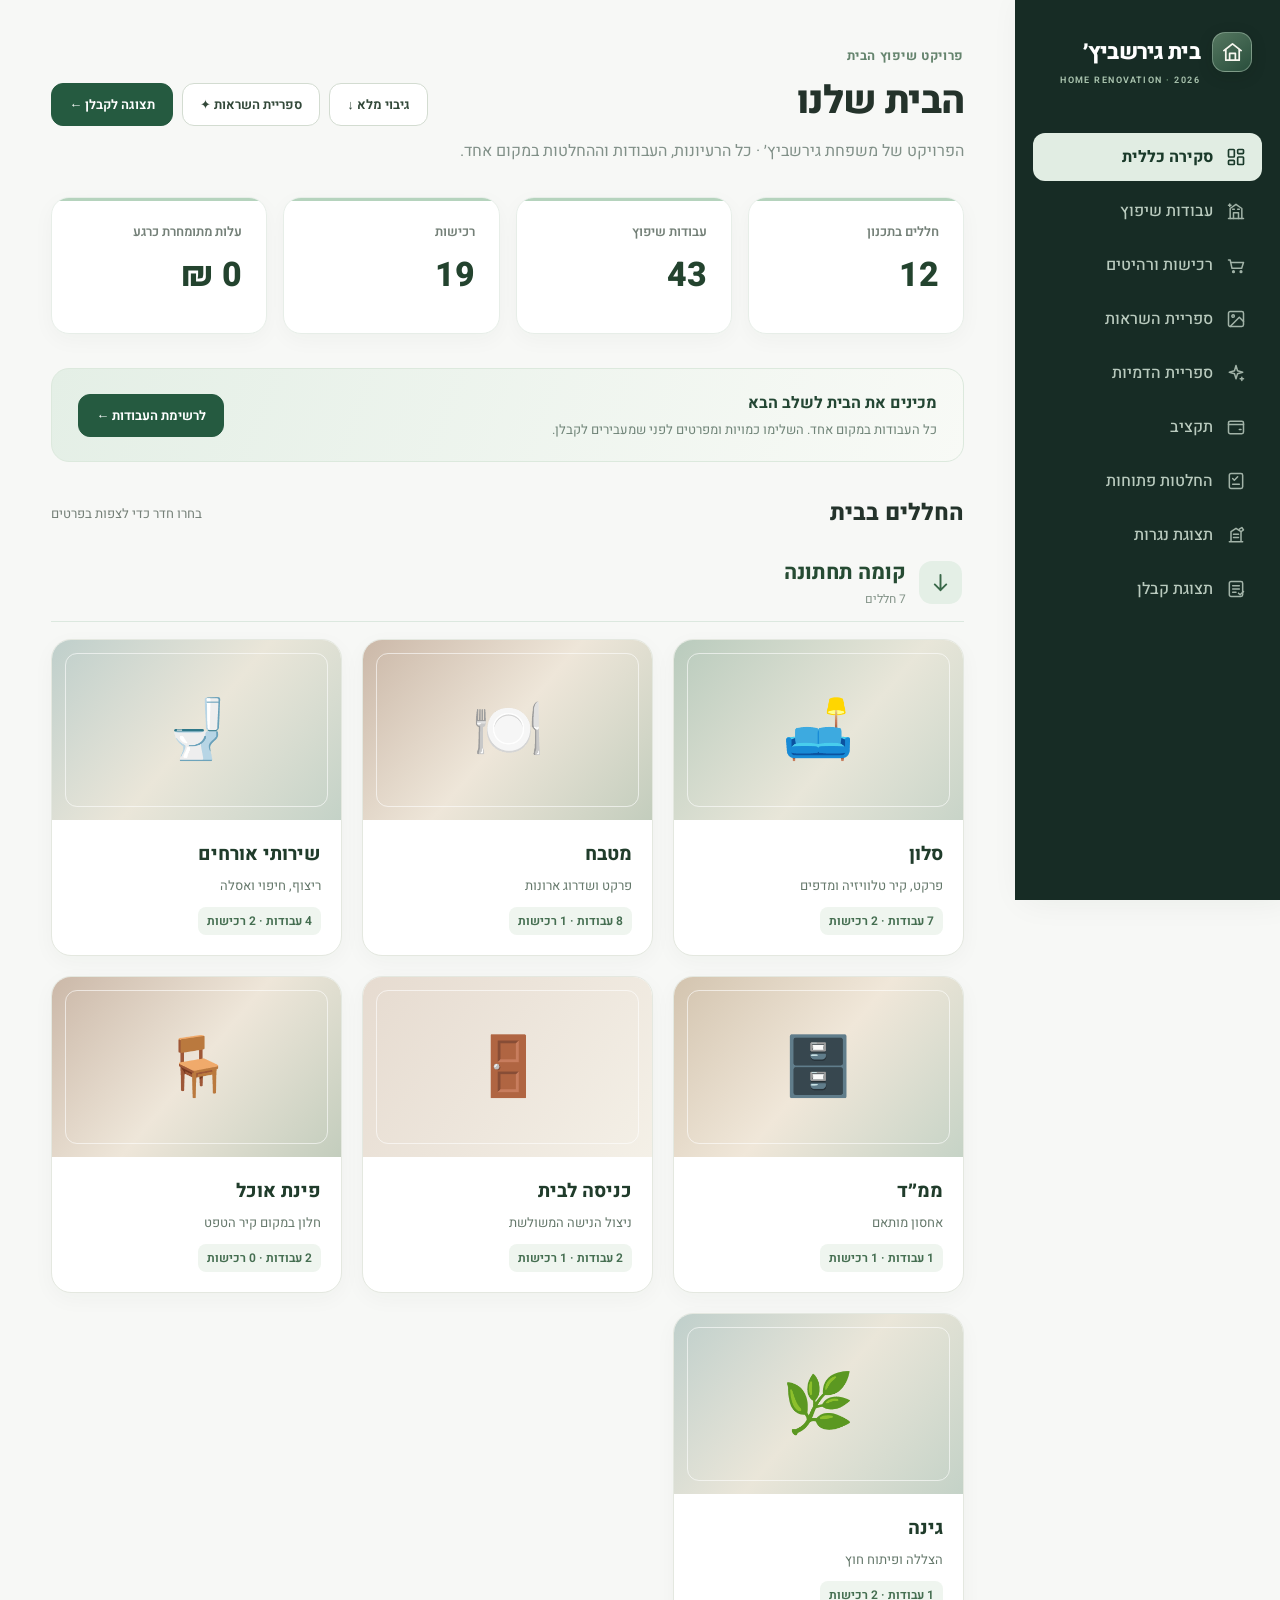
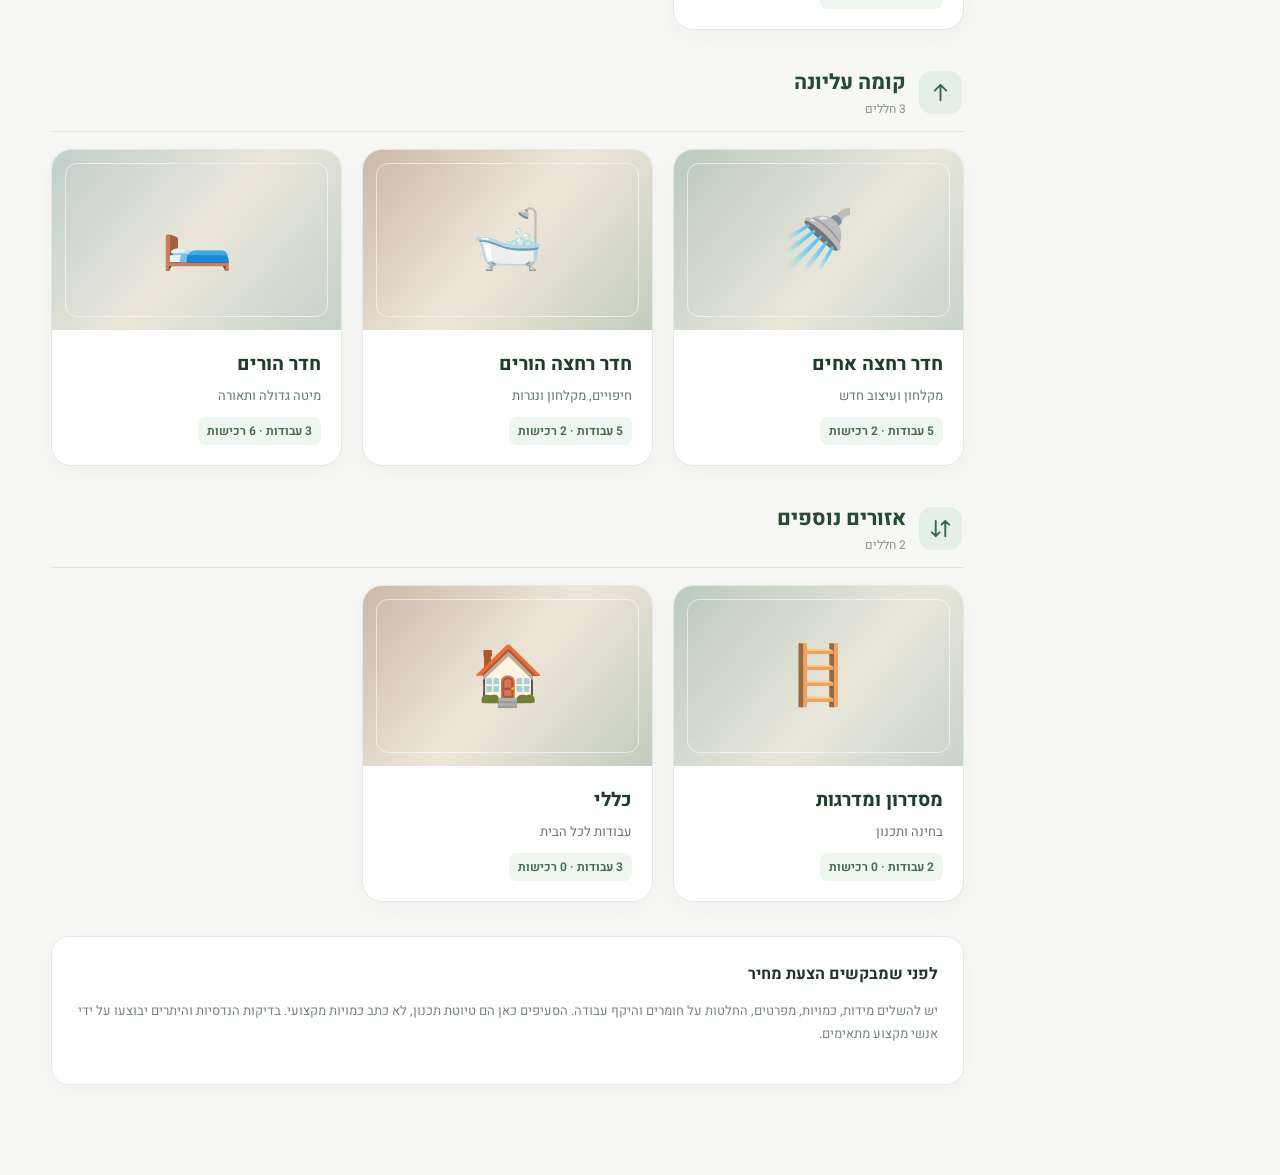
<file: index - ron.html>
<!doctype html><html lang="he" dir="rtl"><head><meta charset="utf-8"><meta name="viewport" content="width=device-width,initial-scale=1"><title>בית גירשביץ׳ | פרויקט השיפוץ</title><link rel="preconnect" href="https://fonts.googleapis.com"><link rel="preconnect" href="https://fonts.gstatic.com" crossorigin><link href="https://fonts.googleapis.com/css2?family=Heebo:wght@300;400;500;600;700;800&display=swap" rel="stylesheet"><style>
:root{font-family:Arial,'Helvetica Neue',sans-serif;color:#26332e;background:#f5f4ef}*{box-sizing:border-box}body{margin:0}button,input,select,textarea{font:inherit}button{cursor:pointer}.shell{display:flex;min-height:100vh}.side{width:245px;background:#e9ede5;padding:30px 18px;position:sticky;top:0;height:100vh;border-left:1px solid #d9dfd5}.brand{font-size:25px;font-weight:750;margin-bottom:8px}.sub{color:#758078;font-size:13px}.nav{margin-top:40px;display:grid;gap:8px}.nav button{border:0;background:transparent;text-align:right;padding:14px 16px;border-radius:12px;color:#4b5950}.nav button.active{background:#fff;color:#233e2f;font-weight:700}.main{flex:1;min-width:0;padding:36px 5vw 80px}.top{display:flex;align-items:center;justify-content:space-between;gap:16px}.eyebrow{color:#738275;font-size:13px}.h1{font-size:34px;font-weight:750;margin:8px 0 10px}.lead{color:#738075;margin:0}.actions{display:flex;gap:9px;flex-wrap:wrap}.btn{border:1px solid #d3dcd1;background:white;padding:11px 17px;border-radius:11px;color:#33493a}.btn.primary{background:#2c4a39;color:white;border-color:#2c4a39}.stats{display:grid;grid-template-columns:repeat(4,1fr);gap:15px;margin:30px 0}.stat{background:#fff;border:1px solid #e5e9e2;border-radius:16px;padding:20px}.stat .num{font-size:30px;font-weight:750;margin:9px 0}.stat .lbl{color:#748078;font-size:13px}.section-title{display:flex;justify-content:space-between;align-items:center;margin:34px 0 16px}.section-title h2{font-size:21px;margin:0}.rooms{display:grid;grid-template-columns:repeat(3,minmax(0,1fr));gap:17px}.room{background:#fff;border:1px solid #e4e8e0;border-radius:17px;overflow:hidden;text-align:right;padding:0;transition:transform .2s,box-shadow .2s}.room:hover{transform:translateY(-3px);box-shadow:0 12px 24px #203a2812}.art{height:145px;display:flex;align-items:center;justify-content:center;font-size:52px;background:linear-gradient(125deg,#d8dfd1,#f2e9db)}.room:nth-child(3n+2) .art{background:linear-gradient(125deg,#e6dbd0,#f4f0e7)}.room:nth-child(3n+3) .art{background:linear-gradient(125deg,#d5dcd8,#e6e7db)}.room-body{padding:17px}.room-name{font-weight:700;font-size:18px}.room-meta{font-size:13px;color:#819086;margin-top:8px}.pill{display:inline-block;background:#edf1e9;border-radius:20px;padding:5px 9px;font-size:12px;color:#56705c;margin-top:12px}.panel{background:#fff;border:1px solid #e5e9e2;border-radius:16px;padding:20px;margin-top:18px}.filters{display:flex;gap:10px;flex-wrap:wrap;margin:22px 0}.filters input,.filters select{background:white;border:1px solid #d7ded6;border-radius:10px;padding:11px 12px;min-width:150px}.filters input{flex:1}.tablewrap{overflow:auto;background:white;border:1px solid #e5e9e2;border-radius:15px}table{width:100%;border-collapse:collapse;min-width:850px}th,td{padding:14px 13px;text-align:right;border-bottom:1px solid #eef0ed;font-size:13px;vertical-align:top}th{color:#667569;background:#f8faf7;font-size:12px}td .mini{font-size:11px;color:#839087;margin-top:5px}tr:last-child td{border:0}.tag{border-radius:8px;background:#f0f3ec;color:#516b57;padding:5px 8px;display:inline-block;white-space:nowrap}.tag.wait{background:#fff4df;color:#9b6c24}.tag.approved{background:#e2f2e7;color:#2b7449}.linkbtn{border:0;background:transparent;color:#315f46;text-decoration:underline;padding:2px}.empty{padding:25px;color:#829087}.detail-header{display:flex;align-items:center;gap:14px}.back{border:0;background:#e7ede5;border-radius:10px;padding:9px 14px}.detail-art{height:220px;border-radius:16px;background:linear-gradient(120deg,#d7dfd3,#f2e5d5);display:flex;align-items:center;justify-content:center;font-size:80px;margin:20px 0}.note{background:#f6f8f4;border-right:3px solid #a6b9a4;padding:14px;margin:12px 0;border-radius:6px;line-height:1.8}.modalshade{position:fixed;inset:0;background:#13231c80;display:flex;align-items:center;justify-content:center;padding:18px;z-index:10}.modal{width:min(610px,100%);max-height:90vh;overflow:auto;background:white;border-radius:18px;padding:25px}.formgrid{display:grid;grid-template-columns:1fr 1fr;gap:12px}.field{display:grid;gap:7px;margin:12px 0;font-size:13px}.field input,.field select,.field textarea{padding:11px;border:1px solid #d6ded5;border-radius:9px;width:100%;background:#fff}.field.wide{grid-column:1/-1}.modal-actions{display:flex;justify-content:flex-end;gap:9px;margin-top:20px}.hint{color:#77867a;font-size:13px;line-height:1.8}.hidden{display:none!important}@media(max-width:900px){.side{width:75px;padding:24px 8px}.brand{font-size:16px}.side .sub,.nav .word{display:none}.nav button{text-align:center;padding:14px 6px}.main{padding:24px}.rooms{grid-template-columns:repeat(2,1fr)}.stats{grid-template-columns:repeat(2,1fr)}}@media(max-width:560px){.shell{display:block}.side{height:auto;width:100%;position:static;padding:14px}.brand{display:inline}.nav{margin:12px 0 0;display:flex;overflow:auto}.nav button{white-space:nowrap;padding:10px}.nav .word{display:inline}.main{padding:18px}.top{display:block}.actions{margin-top:20px}.rooms{grid-template-columns:1fr 1fr;gap:10px}.art{height:105px}.room-body{padding:12px}.room-name{font-size:15px}.stats{gap:8px}.stat{padding:13px}.stat .num{font-size:22px}.h1{font-size:27px}.formgrid{grid-template-columns:1fr}}@media print{.side,.actions,.filters,.linkbtn,.back,.noprint{display:none!important}.main{padding:0}.shell{display:block}.panel,.tablewrap{border:0}.h1{font-size:24px}body{background:white}th,td{border-bottom:1px solid #ddd}}


:root{font-family:'Heebo',Arial,sans-serif;color:#24332b;background:#f7f8f6}body{background:#f7f8f6}
.side{width:265px;background:#172c25;color:#fff;border:0;padding:32px 18px;box-shadow:8px 0 32px #19332210}.brand{font-weight:800;letter-spacing:-.6px;padding:0 12px}.side .sub{color:#b2c3b7;padding:0 12px}.nav{margin-top:46px;gap:6px}.nav button{color:#b9cabe;font-weight:500;transition:.2s}.nav button:hover{background:#ffffff15;color:#fff}.nav button.active{background:#e1ede3;color:#1a3a2a;font-weight:750}
.main{padding:46px clamp(24px,4vw,70px) 90px;max-width:1700px;margin:auto}.eyebrow{font-weight:700;color:#65846e;letter-spacing:.6px}.h1{font-size:clamp(30px,3vw,42px);letter-spacing:-1.2px;font-weight:800}.lead{color:#819088}.btn{border-radius:12px;font-size:13px;font-weight:650;transition:.2s}.btn:hover{transform:translateY(-2px)}.btn.primary{background:#255a40;border-color:#255a40}
.stats{gap:16px;margin:34px 0}.stat{border:1px solid #e7eee8;border-radius:18px;padding:24px;box-shadow:0 6px 22px #1c362309;position:relative;overflow:hidden}.stat:before{content:'';height:3px;position:absolute;top:0;right:0;left:0;background:#b5d3bd}.stat .num{font-size:34px;font-weight:800;color:#23432e}.stat .lbl{font-weight:600}.section-title h2{font-weight:800;font-size:23px}.rooms{gap:20px}.room{border-radius:20px;box-shadow:0 6px 22px #1c362309;transition:.25s}.room:hover{transform:translateY(-5px);box-shadow:0 17px 32px #1c362321}.art{height:180px;font-size:58px;position:relative;background:linear-gradient(130deg,#b9cbbd,#e8e6d9 58%,#c8d4c8)}.art:after{content:'';position:absolute;inset:13px;border:1px solid #ffffff99;border-radius:12px;pointer-events:none}.room:nth-child(4n+2) .art{background:linear-gradient(130deg,#cbb8a8,#eee6d9,#c3cdbd)}.room:nth-child(4n+3) .art{background:linear-gradient(130deg,#bfcfcb,#eae6d9,#c4d2c7)}.room:nth-child(4n+4) .art{background:linear-gradient(130deg,#d3c4af,#f0e7d9,#c6d3c6)}.room-body{padding:20px}.room-name{font-weight:750;font-size:19px}.pill{border-radius:8px;font-weight:650;background:#eff5ef;color:#456e51}.panel,.tablewrap{border-radius:18px;box-shadow:0 5px 20px #172d2008}.panel{padding:25px}th{background:#f1f6f1;color:#53705c;font-weight:700}tr:hover td{background:#fafcf9}.modal{border-radius:22px}.filters input:focus,.filters select:focus,.field input:focus{outline:2px solid #8cb79a}.detail-art{background:linear-gradient(130deg,#c1d1c4,#eee5d7)}
.quickpanel{display:flex;gap:18px;align-items:center;justify-content:space-between;background:linear-gradient(110deg,#e4efe6,#f8faf6);border:1px solid #dce9dd;border-radius:18px;padding:22px 26px;margin:15px 0 30px}.quickpanel strong{font-size:16px;color:#234633}.quickpanel p{margin:5px 0 0;font-size:13px;color:#708478}
@media(max-width:900px){.side{width:80px}.main{padding:26px}.rooms{grid-template-columns:repeat(2,1fr)}}@media(max-width:560px){.side{width:100%;padding:15px}.nav{margin-top:12px}.main{padding:20px 15px}.rooms{gap:12px}.art{height:120px;font-size:40px}.room-body{padding:13px}.room-name{font-size:16px}.stat{padding:15px}.stat .num{font-size:25px}.quickpanel{display:block}.quickpanel .btn{margin-top:15px}}@media print{.quickpanel{display:none}}

.inspo-toolbar{display:flex;gap:10px;flex-wrap:wrap;margin:25px 0}.inspo-grid{display:grid;grid-template-columns:repeat(3,minmax(0,1fr));gap:19px}.inspo-card{background:#fff;border:1px solid #e2e9e2;border-radius:18px;overflow:hidden;box-shadow:0 5px 25px #172a200b}.inspo-cover{height:210px;background:#e9eee8;display:flex;align-items:center;justify-content:center;color:#8d9f90;font-size:40px}.inspo-cover img{width:100%;height:100%;object-fit:cover}.inspo-body{padding:18px}.inspo-body h3{margin:0 0 7px;font-size:17px}.inspo-body p{color:#6e7d72;font-size:13px;line-height:1.7;min-height:20px}.inspo-label{display:inline-block;background:#edf3ed;color:#41684c;border-radius:8px;padding:5px 9px;font-size:12px}.inspo-actions{display:flex;justify-content:space-between;align-items:center;margin-top:16px}.upload-zone{border:2px dashed #afc8b5;border-radius:14px;padding:20px;text-align:center;background:#f6faf6}.upload-zone input{max-width:100%}.inspo-preview{max-height:180px;max-width:100%;border-radius:12px;margin-top:12px}.inspo-empty{grid-column:1/-1;text-align:center;padding:60px 20px;background:#fff;border:1px dashed #c9d8cb;border-radius:18px;color:#667e6d}.backup-warning{background:#fff8e9;border:1px solid #f0ddae;border-radius:13px;padding:14px 18px;color:#8b6929;font-size:13px;line-height:1.8;margin:20px 0}@media(max-width:1000px){.inspo-grid{grid-template-columns:repeat(2,minmax(0,1fr))}}@media(max-width:560px){.inspo-grid{grid-template-columns:1fr}.inspo-cover{height:230px}}

html,body,button,input,select,textarea{font-family:'Heebo',Arial,sans-serif!important}

/* Global typography: applies to every view, including dynamically created dialogs. */
:root { --app-font: 'Heebo', 'Arial', sans-serif; font-family: var(--app-font) !important; }
html, body, body *, body *::before, body *::after, button, input, select, textarea, option, optgroup, table, th, td, svg text { font-family: var(--app-font) !important; }
button, input, select, textarea { font-synthesis: none; }

.dropzone{border:2px dashed #aac6b0;background:#f5faf5;border-radius:18px;padding:28px 18px;text-align:center;cursor:pointer;transition:.2s;margin:20px 0}.dropzone:hover,.dropzone.dragging{background:#e3f2e7;border-color:#327e54;transform:scale(1.005)}.dropzone strong{display:block;font-size:17px;margin-bottom:7px}.dropzone small{display:block;color:#708577}.batch-grid{display:grid;grid-template-columns:repeat(auto-fill,minmax(145px,1fr));gap:12px;margin:18px 0}.batch-item{border:1px solid #dfe8e0;border-radius:12px;padding:8px;background:#fff}.batch-item img{width:100%;height:115px;object-fit:cover;border-radius:8px}.batch-item .btn{width:100%;margin-top:8px}.batch-item .field{margin:7px 0}.batch-item textarea{min-height:55px}.batch-status{color:#456c4d;font-size:13px;margin:8px 0}.modal.wide-modal{width:min(850px,100%)}.inspo-cover img{cursor:zoom-in}

/* Purchase browsing: room tabs, search and refined controls */
.purchase-toolbar{margin:30px 0 18px;background:#fff;border:1px solid #e5ebe5;border-radius:20px;padding:19px;box-shadow:0 6px 22px #172d2007}
.purchase-toolbar-title{font-weight:800;font-size:14px;margin:0 0 13px;color:#354d3e}
.purchase-tabs{display:flex;gap:7px;overflow-x:auto;padding:2px 1px 10px;scrollbar-width:thin;scrollbar-color:#c7d5c9 transparent}
.purchase-tab{flex:none;display:flex;align-items:center;gap:9px;background:#f6f8f5;color:#62766a;border:1px solid transparent;border-radius:11px;padding:10px 14px;font-weight:650;font-size:13px;transition:.18s}
.purchase-tab:hover{background:#eaf1eb;color:#244c34}.purchase-tab.active{background:#234c37;color:white;box-shadow:0 5px 12px #234c3726}
.purchase-tab .count{font-size:11px;background:#e5ede6;color:#526f59;border-radius:7px;padding:2px 7px;min-width:23px;text-align:center}.purchase-tab.active .count{background:#ffffff2c;color:white}
.purchase-controls{display:flex;gap:12px;align-items:center;flex-wrap:wrap;margin-top:13px;padding-top:15px;border-top:1px solid #edf0ec}
.purchase-search{position:relative;flex:1;min-width:200px}.purchase-search svg{position:absolute;right:14px;top:50%;transform:translateY(-50%);color:#809589;pointer-events:none}
.purchase-search input{width:100%;background:#f8faf8;border:1px solid #e1e9e2;border-radius:12px;padding:12px 42px 12px 15px;outline:none;color:#254032}
.purchase-search input:focus{background:white;border-color:#80ad8c;box-shadow:0 0 0 3px #80ad8c20}
.purchase-select{min-width:165px;border:1px solid #e1e9e2;background:#f8faf8;color:#425c4b;border-radius:12px;padding:12px 14px;outline:none}
.purchase-results{display:flex;justify-content:space-between;align-items:center;gap:15px;margin:24px 0 13px}.purchase-results strong{font-size:19px}.purchase-results span{color:#859388;font-size:13px}
.purchase-kpis{display:grid;grid-template-columns:repeat(3,minmax(0,1fr));gap:12px;margin-top:19px}.purchase-kpi{background:#f8faf8;border:1px solid #eef1ed;border-radius:13px;padding:13px 17px}.purchase-kpi .value{font-size:20px;font-weight:800;color:#294f39}.purchase-kpi .label{font-size:12px;color:#87948a;margin-top:4px}
@media(max-width:600px){.purchase-toolbar{padding:13px}.purchase-controls{display:block}.purchase-search{margin-bottom:10px}.purchase-select{width:100%}.purchase-kpis{gap:7px}.purchase-kpi{padding:10px}.purchase-kpi .value{font-size:16px}.purchase-results strong{font-size:16px}}
@media print{.purchase-toolbar{display:none}}

.work-filter-panel{background:#fff;border:1px solid #e4ebe4;border-radius:18px;padding:22px;margin:24px 0 18px;box-shadow:0 5px 22px #17322009}.work-filter-heading{display:flex;align-items:center;justify-content:space-between;gap:12px;margin-bottom:14px;color:#284a34}.work-filter-reset{border:0;background:transparent;color:#587c65;cursor:pointer;font:inherit;font-size:13px}.work-filter-reset:hover{text-decoration:underline}.work-room-tabs{display:flex;gap:8px;overflow-x:auto;padding:2px 1px 12px;scrollbar-width:thin}.work-room-tab{white-space:nowrap;display:inline-flex;gap:9px;align-items:center;background:#f5f8f5;color:#4e6554;border:1px solid transparent;border-radius:11px;padding:10px 13px;font:inherit;font-size:13px;cursor:pointer}.work-room-tab span{font-size:11px;background:#e7eee7;border-radius:7px;padding:2px 6px}.work-room-tab:hover{background:#e9f1ea}.work-room-tab.active{background:#28533b;color:white}.work-room-tab.active span{background:#ffffff30;color:white}.work-search-wrap{display:flex;align-items:center;gap:10px;border:1px solid #dae5db;border-radius:12px;padding:0 14px;color:#72907a;margin-top:7px}.work-search-wrap:focus-within{border-color:#76a185;box-shadow:0 0 0 3px #e3f0e5}.work-search-wrap input{border:0;outline:0;background:transparent;width:100%;padding:13px 0;font:inherit;color:#294636}.work-filter-count{color:#7c8d80;font-size:12px;margin-top:12px}
/* Single native select affordance: remove all overlapping background chevrons */
select.inline-control,select.inline-control:hover,select.inline-control:focus,select.inline-control:focus-visible{appearance:none!important;-webkit-appearance:none!important;-moz-appearance:none!important;background-image:none!important;background-size:0 0!important;padding:7px 10px!important;transition:background-color .16s,border-color .16s!important}
select.inline-control:hover,select.inline-control:focus{background-image:none!important}
.inline-control{background-clip:padding-box!important}
.row-action-group{display:inline-flex;align-items:center;justify-content:center;gap:3px;white-space:nowrap}
.delete-icon-btn{display:inline-flex;align-items:center;justify-content:center;width:34px;height:34px;border:0;border-radius:9px;background:transparent;color:#9c7777;cursor:pointer;transition:background-color .15s,color .15s}
.delete-icon-btn:hover,.delete-icon-btn:focus-visible{background:#ffebeb;color:#b33939}
.delete-icon-btn svg{width:17px;height:17px;fill:none;stroke:currentColor;stroke-width:1.8;stroke-linecap:round;stroke-linejoin:round}
#toastStack{position:fixed;bottom:26px;left:26px;z-index:1100;display:grid;gap:9px;pointer-events:none}
.app-toast{direction:rtl;display:flex;align-items:center;gap:10px;background:#203f30;color:white;border:1px solid #50735d;border-radius:12px;padding:12px 17px;min-width:210px;box-shadow:0 12px 32px #14261c33;font:600 13px Heebo,Arial,sans-serif;animation:toastEnter .2s ease}
.app-toast.error{background:#783b3b;border-color:#a56b6b}
@keyframes toastEnter{from{opacity:0;transform:translateY(8px)}to{opacity:1;transform:translateY(0)}}
.confirm-shade{position:fixed;inset:0;background:#12241bb0;z-index:1050;display:grid;place-items:center;padding:20px}
.confirm-dialog{background:white;border-radius:20px;padding:26px;width:min(420px,100%);box-shadow:0 22px 65px #07160e50;direction:rtl}
.confirm-dialog h3{margin:0 0 10px;font-size:20px}.confirm-dialog p{color:#66786b;line-height:1.7;margin:0 0 23px}
.confirm-actions{display:flex;justify-content:flex-end;gap:10px}.btn.danger{background:#b84040;border-color:#b84040;color:white}
@media print{.row-action-group,#toastStack{display:none!important}}

/* Unified filter system */
.unified-filters{background:#fff;border:1px solid #e2ebe3;border-radius:20px;padding:22px;margin:24px 0;box-shadow:0 5px 22px #15372108}
.filter-heading{display:flex;align-items:center;justify-content:space-between;margin-bottom:15px;color:#2b4836}
.filter-heading strong{font-size:15px}.filter-clear{background:transparent;border:0;color:#527b5c;font:600 12px Heebo,Arial;cursor:pointer;padding:8px}
.room-filter-tabs{display:flex;gap:8px;overflow-x:auto;padding:3px 1px 13px;scrollbar-width:thin}
.room-filter-tab{display:flex;align-items:center;gap:8px;flex-shrink:0;white-space:nowrap;background:#f7faf7;border:1px solid #e4ebe5;border-radius:12px;padding:10px 12px;font:600 13px Heebo,Arial;color:#506957;cursor:pointer;transition:background .15s,border-color .15s}
.room-filter-tab:hover{background:#eaf3ec;border-color:#c1d9c7}.room-filter-tab.active{background:#28563d;border-color:#28563d;color:white}
.room-tab-icon{font-size:17px;line-height:1}.room-tab-count{font-size:11px;opacity:.8;background:#ffffff25;border-radius:7px;padding:2px 6px}
.filter-fields{display:flex;gap:12px;flex-wrap:wrap;align-items:stretch;margin-top:8px}
.filter-search{display:flex;align-items:center;gap:10px;flex:2 1 240px;background:#f8faf8;border:1px solid #e0e9e1;border-radius:12px;padding:0 14px;min-height:46px}
.filter-search span{font-size:24px;color:#78917f}.filter-search input{width:100%;border:0!important;background:transparent!important;outline:0!important;box-shadow:none!important;font:400 13px Heebo,Arial;color:#284434}
.filter-select-wrap{display:flex;align-items:center;gap:9px;background:#f8faf8;border:1px solid #e0e9e1;border-radius:12px;padding:0 12px;min-height:46px;flex:1 1 165px}
.filter-select-wrap>span{color:#6d8574;font:600 12px Heebo,Arial;white-space:nowrap}
.filter-select-wrap select{width:100%;min-width:0;border:0!important;box-shadow:none!important;background-color:transparent!important;font:500 13px Heebo,Arial;color:#284434;cursor:pointer;padding:8px 6px 8px 22px}
.filter-count{color:#829487;font-size:12px;margin-top:13px}.inspo-toolbar{display:flex;flex-wrap:wrap;gap:12px;align-items:center}.inspo-toolbar .filter-search{max-width:430px}
.reserve-input{background:#f7faf8!important;color:#234d36!important;border:1px solid #d8e6dc!important;border-radius:12px!important;width:95px!important;padding:11px 14px!important;font:600 17px Heebo,Arial!important;box-shadow:none!important;outline:none}
.reserve-input:hover{background:#edf5ef!important;border-color:#a5c7af!important}.reserve-input:focus{border-color:#5d9a70!important;box-shadow:0 0 0 3px #dbeee0!important}
@media(max-width:650px){.unified-filters{padding:15px}.filter-fields{flex-direction:column}.filter-search,.filter-select-wrap{flex:auto;width:100%}}

/* Room cards always use readable text on their light surfaces. */
.floor-section .rooms .room,
.floor-section .rooms .room:hover,
.floor-section .rooms .room:focus-visible {
  color: #263d2f !important;
}
.floor-section .rooms .room .room-name {
  color: #203c2b !important;
  -webkit-text-fill-color: #203c2b;
}
.floor-section .rooms .room .room-meta {
  color: #65786b !important;
  -webkit-text-fill-color: #65786b;
}
.floor-section .rooms .room .pill {
  color: #456e51 !important;
  -webkit-text-fill-color: #456e51;
}

/* Unified row actions across room, works, purchases and decisions tables */
.row-action-group{display:inline-flex;flex-direction:row;align-items:center;justify-content:center;gap:4px;white-space:nowrap;direction:ltr;vertical-align:middle}
.row-action-group .edit-icon-btn,.row-action-group .delete-icon-btn{width:34px!important;height:34px!important;min-width:34px;min-height:34px;padding:0!important;display:inline-flex!important;align-items:center;justify-content:center;border:0;border-radius:9px;font-size:0;line-height:1;transform:none}
.row-action-group .edit-icon-btn svg,.row-action-group .delete-icon-btn svg{width:17px!important;height:17px!important;display:block;fill:none;stroke:currentColor;stroke-width:1.8;stroke-linecap:round;stroke-linejoin:round}
.row-action-group .edit-icon-btn:hover{transform:none}
.tablewrap td:has(> .row-action-group),.tablewrap td.action-col{white-space:nowrap;text-align:center;min-width:88px}
@media print{.row-action-group{display:none!important}}

/* Quantity and price empty-state polish */
.data-table td.quantity-cell{white-space:nowrap;overflow-wrap:normal;min-width:118px}
.quantity-inline{display:inline-flex;align-items:center;justify-content:flex-start;gap:5px;white-space:nowrap;flex-wrap:nowrap;direction:rtl;max-width:100%}
.quantity-inline .inline-number{width:54px!important;min-width:48px!important;max-width:54px!important;flex:0 0 54px;padding:6px 5px!important;text-align:center}
.quantity-unit{white-space:nowrap;flex-shrink:0;font-size:12px;color:#687b70;unicode-bidi:isolate}
.unpriced-pill{display:inline-flex;align-items:center;justify-content:center;white-space:nowrap;line-height:1.35;border:1px solid #e3e8e1;border-radius:999px;background:#f5f7f3;color:#718074;padding:5px 9px;font-size:11px;font-weight:600;direction:rtl}
.data-table .money-cell .unpriced-pill{font-variant-numeric:normal}

/* Muted, consistent active state for room filter controls. */
.purchase-tab.active,
.work-room-tab.active,
.room-filter-tab.active,
.purchase-tab[aria-pressed="true"],
.work-room-tab[aria-pressed="true"],
.room-filter-tab[aria-pressed="true"] {
  background:#e6eee8 !important;
  color:#355b44 !important;
  border-color:#b9cfbf !important;
  box-shadow:inset 0 0 0 1px #d2e0d5 !important;
  font-weight:700;
}
.purchase-tab.active:hover,
.work-room-tab.active:hover,
.room-filter-tab.active:hover {background:#dce9df !important;}
.purchase-tab.active .count,
.work-room-tab.active span,
.room-filter-tab.active .room-tab-count,
.purchase-tab[aria-pressed="true"] .count,
.work-room-tab[aria-pressed="true"] span,
.room-filter-tab[aria-pressed="true"] .room-tab-count {
  background:#d3e3d7 !important;
  color:#41624c !important;
}

/* Tighter spacing between each room table title and its item count. */
.room-table-title > div{display:flex;flex-direction:column;justify-content:center;gap:1px;}
.room-table-title h2{margin:0!important;line-height:1.22!important;}
.room-table-title span:not(.room-table-emoji){display:block;line-height:1.3!important;margin:0!important;}
</style><style>.edit-preview{background:linear-gradient(115deg,#edf5ee,#f8f9f5);border:1px solid #dce8de;border-radius:15px;padding:17px 20px;margin:17px 0 22px;display:grid;gap:6px}.edit-preview-kicker{font-size:11px;font-weight:750;color:#64836e}.edit-preview strong{font-size:19px;color:#244432}.edit-preview #editPreviewMeta{font-size:12px;color:#738679}.edit-preview #editPreviewPrice{font-size:15px;font-weight:750;color:#2b6545}.field input,.field select,.field textarea{color:#20382b!important;opacity:1!important;background:#fff!important}.field input:focus,.field select:focus,.field textarea:focus{outline:2px solid #83ad90;outline-offset:1px}.editable-row{cursor:pointer;transition:background .15s ease}.editable-row:hover td{background:#edf5ef!important}.editable-row:focus-visible{outline:2px solid #41845b;outline-offset:-2px}.editable-row:hover .linkbtn{text-decoration:underline}.inline-control{font:inherit;color:#294a36;background:#f4f8f4;border:1px solid #dbe7dc;border-radius:9px;padding:7px 9px;max-width:125px;cursor:pointer}.inline-control:focus{outline:2px solid #8db79a;outline-offset:1px}.inline-number{width:70px;cursor:text}.inline-priority{font-weight:700}.inline-priority:has(option[value="חובה"]:checked){background:#fff1e8;color:#985124;border-color:#f2d3bd}.inline-priority:has(option[value="אופציונלי"]:checked){background:#f2f3f5;color:#68717b}.inline-status{max-width:115px} @media print{.inline-control{appearance:none;border:0;background:none;padding:0}}
/* Quiet inline controls: plain text until hovered or focused */
.inline-control{background:transparent!important;border:1px solid transparent!important;box-shadow:none!important;border-radius:8px;color:inherit!important;padding:7px 9px;transition:background .15s,border-color .15s,box-shadow .15s}
.inline-control:hover,.inline-control:focus-visible{background:#f1f6f2!important;border-color:#c8dacc!important;box-shadow:0 1px 4px #193b2810!important}
.inline-control:focus{background:#fff!important;border-color:#7da88b!important}
select.inline-control{appearance:none;-webkit-appearance:none;background-image:none!important;padding-left:17px;cursor:pointer}
select.inline-control:hover,select.inline-control:focus{appearance:auto;-webkit-appearance:auto}
.inline-priority{font-weight:650}.inline-number{width:72px}.inline-control:has(option:checked){color:inherit!important}
.edit-icon-btn{width:34px;height:34px;display:inline-flex;align-items:center;justify-content:center;border:0;background:transparent;color:#647d6c;border-radius:9px;cursor:pointer;transition:background .15s,color .15s,transform .15s}
.edit-icon-btn:hover,.edit-icon-btn:focus-visible{background:#e5f0e7;color:#245b3d;transform:translateY(-1px)}
.edit-icon-btn svg{width:17px;height:17px;stroke:currentColor;fill:none;stroke-width:1.8;stroke-linecap:round;stroke-linejoin:round}
@media print{.inline-control{border:0!important;background:transparent!important;appearance:none!important}.edit-icon-btn{display:none}}

/* Consistent RTL select arrows, inset from the left edge. */
:root{--select-chevron:url("data:image/svg+xml,%3Csvg xmlns='http://www.w3.org/2000/svg' width='16' height='16' viewBox='0 0 24 24' fill='none' stroke='%23577561' stroke-width='2.2' stroke-linecap='round' stroke-linejoin='round'%3E%3Cpath d='m6 9 6 6 6-6'/%3E%3C/svg%3E")}
select:not([multiple]){
  direction:rtl;
  appearance:none!important;-webkit-appearance:none!important;-moz-appearance:none!important;
  background-image:var(--select-chevron)!important;
  background-repeat:no-repeat!important;
  background-position:left 13px center!important;
  background-size:15px 15px!important;
  padding-left:40px!important;
  padding-right:14px!important;
  min-height:40px;
  border-radius:11px;
  transition:border-color .18s,background-color .18s,box-shadow .18s;
}
select:not([multiple]):hover{border-color:#abc9b2!important;background-color:#f6faf7!important}
select:not([multiple]):focus-visible{outline:none!important;border-color:#679e78!important;box-shadow:0 0 0 3px #dcefe1!important}
/* Inline editors stay visually quiet until interaction. */
select.inline-control:not([multiple]){
  background-image:none!important;
  padding-left:13px!important;
  padding-right:9px!important;
  min-height:34px;
  border-color:transparent!important;
  background-color:transparent!important;
}
select.inline-control:not([multiple]):hover,
select.inline-control:not([multiple]):focus,
select.inline-control:not([multiple]):focus-visible{
  background-image:var(--select-chevron)!important;
  background-position:left 8px center!important;
  background-size:13px 13px!important;
  padding-left:25px!important;
  background-color:#f2f8f3!important;
  border-color:#c7ddcd!important;
}
@media(max-width:600px){select:not([multiple]){background-position:left 11px center!important;padding-left:36px!important}}

/* Stable inline editing: no size, padding, or native-arrow changes on hover. */
select.inline-control:not([multiple]),
select.inline-control:not([multiple]):hover,
select.inline-control:not([multiple]):focus,
select.inline-control:not([multiple]):focus-visible {
  appearance:none!important;-webkit-appearance:none!important;-moz-appearance:none!important;
  box-sizing:border-box!important;
  min-height:34px!important;
  padding:7px 28px 7px 9px!important;
  background-size:13px 13px!important;
  background-position:left 8px center!important;
  transition:background-color .15s,border-color .15s,box-shadow .15s!important;
}
select.inline-control:not([multiple]) {background-image:none!important;background-color:transparent!important;border-color:transparent!important;box-shadow:none!important}
select.inline-control:not([multiple]):hover,
select.inline-control:not([multiple]):focus,
select.inline-control:not([multiple]):focus-visible {background-image:var(--select-chevron)!important;background-color:#f2f8f3!important;border-color:#c7ddcd!important}
select.inline-control:not([multiple]):focus-visible{outline:2px solid #a2c5aa!important;outline-offset:1px!important}
.inline-control.inline-number,.inline-control.inline-number:hover,.inline-control.inline-number:focus{box-sizing:border-box!important;padding:7px 9px!important;width:72px!important}

/* Consistent column geometry and colored, calm inline labels */
.polished-table{overflow-x:auto}
.data-table{width:100%;min-width:880px;table-layout:fixed;border-collapse:separate;border-spacing:0}
.data-table th,.data-table td{box-sizing:border-box;text-align:right;vertical-align:middle;padding:14px 12px;line-height:1.5;overflow-wrap:anywhere}
.data-table th{font-size:12px;white-space:nowrap;letter-spacing:0}
.data-table td{font-size:13px}
.data-table td:nth-child(2){line-height:1.55}
.data-table td:nth-child(2) .mini{font-size:11px;line-height:1.55;margin-top:5px}
.data-table .money-cell{font-variant-numeric:tabular-nums;white-space:nowrap;direction:ltr;text-align:right;font-weight:650;color:#2e4938}
.data-table .action-col{text-align:center;padding-left:8px;padding-right:8px}
.data-table select.inline-control:not([multiple]){width:100%;max-width:125px;min-width:0;min-height:34px!important;padding:6px 9px 6px 24px!important;border-radius:9px!important;font-size:12px!important;font-weight:700!important;text-align:right;white-space:nowrap;text-overflow:ellipsis;overflow:hidden;transition:background-color .15s,border-color .15s!important}
.data-table select.inline-control:not([multiple]):hover,.data-table select.inline-control:not([multiple]):focus{padding:6px 9px 6px 24px!important;background-position:left 7px center!important}
.data-table select.inline-control.priority-חובה{color:#a84d22!important;background-color:#fff0e5!important}
.data-table select.inline-control.priority-רצוי{color:#386e9a!important;background-color:#eaf3fb!important}
.data-table select.inline-control.priority-אופציונלי{color:#68747a!important;background-color:#f0f2f3!important}
.data-table select.inline-control.status-לבדיקה,.data-table select.inline-control.status-פתוח{color:#9b6a21!important;background-color:#fff5dd!important}
.data-table select.inline-control.status-אושר,.data-table select.inline-control.status-הושלם{color:#26764d!important;background-color:#e5f5e9!important}
.data-table select.inline-control.status-בביצוע{color:#2b6ca5!important;background-color:#e7f2fc!important}
.data-table select.inline-control.status-בוטל{color:#a64b50!important;background-color:#fcebed!important}
.data-table select.inline-control.status-ממתין{color:#805fa0!important;background-color:#f2eafb!important}
.data-table select.inline-control:not([multiple]):hover{filter:brightness(.97);border-color:#c2d4c6!important}
.data-table select.inline-control:not([multiple]):focus{border-color:#86ad91!important;outline:none!important;box-shadow:0 0 0 2px #dbeadd!important}
.data-table .inline-number{max-width:64px!important;width:64px!important;text-align:center}
.data-table .edit-icon-btn{margin-inline:auto}
@media(max-width:600px){.data-table{min-width:850px}.data-table th,.data-table td{padding:11px 9px}}

.grouped-tables{display:flex;flex-direction:column;gap:38px;margin-top:26px}
.room-table-section{min-width:0}
.room-table-heading{display:flex;align-items:center;justify-content:space-between;gap:15px;margin:0 0 12px;padding:0 4px}
.room-table-title{display:flex;align-items:center;gap:12px}
.room-table-title h2{font-size:20px;letter-spacing:-.4px;margin:0;color:#203d2b}
.room-table-title span:not(.room-table-emoji){font-size:12px;color:#87968b}
.room-table-emoji{width:42px;height:42px;border-radius:12px;display:grid;place-items:center;background:#eaf1e9;font-size:22px}
.room-table-actions{display:flex;align-items:center;gap:14px}
.room-table-total{font-size:13px;color:#617b69;font-weight:650}
.room-add-btn{border:1px solid #d9e6db;background:#fff;border-radius:10px;padding:9px 13px;color:#356346;font:600 12px Heebo,Arial,sans-serif;cursor:pointer}
.room-add-btn:hover{background:#edf5ee;border-color:#9abda4}
.room-table-wrap{margin:0!important}
.room-table-wrap .data-table{table-layout:fixed;width:100%;min-width:720px}
.room-table-wrap th,.room-table-wrap td{vertical-align:middle;text-align:right}
.room-table-wrap .action-col{text-align:center}
@media(max-width:700px){.room-table-heading{align-items:flex-start}.room-table-actions{flex-direction:column;align-items:flex-end;gap:5px}.room-table-title h2{font-size:17px}}

/* Gir shevich family home identity */
.side .brand{display:flex;align-items:center;gap:12px;font-size:22px;font-weight:800;letter-spacing:-.7px;white-space:nowrap;padding:0 10px;margin-bottom:2px}
.brand-mark{width:40px;height:40px;min-width:40px;border:1px solid rgba(219,237,222,.36);border-radius:13px;display:grid;place-items:center;background:linear-gradient(145deg,#557760,#294e3c);color:#f8f8f0;font-size:23px;box-shadow:0 4px 15px #08190f25}
.brand-name{line-height:1.4}
.side .brand-subtitle{margin:0;padding:0 62px 0 0;direction:ltr;text-align:right;font-family:Heebo,Arial,sans-serif;font-size:9px;font-weight:650;letter-spacing:1.45px;color:#a8c2ad;white-space:nowrap}
.brand-dot{color:#80aa89}
@media(max-width:900px){.side .brand{justify-content:center;padding:0}.brand-name,.side .brand-subtitle{display:none}}
@media(max-width:560px){.side .brand{justify-content:flex-start}.brand-name{display:inline;font-size:19px}.side .brand-subtitle{display:block;padding-right:62px}}

/* Final fix: inline table selects never tile SVG arrows on hover. */
.data-table select.inline-control,
.data-table select.inline-control:hover,
.data-table select.inline-control:focus,
.data-table select.inline-control:focus-visible,
select.inline-control,select.inline-control:hover,select.inline-control:focus {
  -webkit-appearance:none!important;appearance:none!important;-moz-appearance:none!important;
  background-image:none!important;background-repeat:no-repeat!important;
  background-size:0 0!important;
}

.floor-section{margin:24px 0 34px}.floor-heading{display:flex;align-items:center;gap:13px;margin:0 0 17px;padding:3px 2px 13px;border-bottom:1px solid #dce8df}.floor-heading h2{margin:0;font-size:21px;font-weight:750;color:#264b33}.floor-heading p{margin:2px 0 0;font-size:12px;color:#839388}.floor-symbol{display:grid;place-items:center;width:43px;height:43px;flex-shrink:0;border-radius:13px;background:#e4efe6;color:#396849;font-weight:800;font-size:16px;direction:ltr}.floor-table-group{margin-bottom:28px}.floor-table-group .room-table-section{margin:0 0 34px}.room-filter-floor-label{display:inline-flex;align-items:center;color:#6b8271;font-size:12px;font-weight:750;padding:6px 10px;border-right:2px solid #c7ddcc;white-space:nowrap}.floor-section .rooms{margin-top:0}

/* Consistent lightweight outline navigation icons */
.side .nav button{display:flex;align-items:center;gap:13px;width:100%;min-height:46px;line-height:1.25;direction:rtl;transition:background-color .18s ease,color .18s ease}
.side .nav .nav-icon{width:20px;height:20px;flex:none;display:block;opacity:.86;transition:opacity .18s ease,transform .18s ease}
.side .nav button:hover .nav-icon,.side .nav button.active .nav-icon{opacity:1}
.side .nav button:hover .nav-icon{transform:translateY(-1px)}
.side .nav button.active .nav-icon{stroke-width:2}
@media(max-width:900px) and (min-width:561px){.side .nav button{justify-content:center;padding:13px 6px}.side .nav .nav-icon{width:22px;height:22px}}
@media(max-width:560px){.side .nav button{width:auto;min-height:42px;gap:7px;padding:10px 12px}.side .nav .nav-icon{width:17px;height:17px}}

/* Reordering is enabled only through the grip that appears on row hover. */
.row-actions-with-drag{display:inline-flex;align-items:center;justify-content:center;gap:3px;white-space:nowrap}
.drag-handle{width:29px;height:34px;display:inline-flex;align-items:center;justify-content:center;border:0;border-radius:8px;background:transparent;color:#6f8c78;cursor:grab;opacity:0;transition:opacity .15s,background-color .15s}
.drag-handle svg{width:17px;height:17px;pointer-events:none}
.drag-handle:hover,.drag-handle:focus-visible{background:#e5f0e8;color:#315b40;opacity:1}
.drag-handle:active{cursor:grabbing}
.reorder-row:hover .drag-handle,.reorder-row:focus-within .drag-handle{opacity:1}
.reorder-row.dragging{opacity:.48}
.reorder-row.drop-before{box-shadow:inset 0 3px 0 #3f9b68}
.reorder-row.drop-after{box-shadow:inset 0 -3px 0 #3f9b68}
.room-table-wrap .action-col{width:125px}
@media (hover:none){.drag-handle{opacity:1}}
@media print{.drag-handle{display:none!important}}

/* Consistent vertical alignment in every dashboard table. */
.tablewrap table th,
.tablewrap table td,
.room-table-wrap table th,
.room-table-wrap table td {
  vertical-align: middle !important;
  text-align: right;
  line-height: 1.5;
}
.tablewrap table td > b,
.tablewrap table td > strong { vertical-align: middle; }
.tablewrap table td .mini { margin-top: 3px; line-height: 1.45; }
.tablewrap table td .row-actions-with-drag,
.tablewrap table td .row-action-group,
.tablewrap table td .quantity-inline,
.tablewrap table td .unpriced-pill,
.tablewrap table td .inline-control {
  vertical-align: middle;
}
.tablewrap table td .row-actions-with-drag,
.tablewrap table td .row-action-group { min-height: 34px; }
.tablewrap table td.action-col,
.tablewrap table th.action-col,
.tablewrap table td:has(> .row-actions-with-drag) { text-align: center !important; }
/* Decision/task labels are centered within the height of their row, not top-aligned. */
#decisionRows td { vertical-align: middle !important; }
/* Keep the contractor view readable on screen and in print. */
@media print { .tablewrap table th,.tablewrap table td { vertical-align: middle !important; } }

/* Decisions page: polished overview, room tabs and aligned table */
.decision-stats{display:grid;grid-template-columns:repeat(4,minmax(0,1fr));gap:14px;margin:22px 0}
.decision-stat{background:#fff;border:1px solid #e1eae2;border-radius:16px;padding:18px 20px;display:flex;flex-direction:column;gap:8px;box-shadow:0 3px 14px rgba(27,65,39,.025)}
.decision-stat span{font-size:13px;color:#728579}.decision-stat strong{font-size:29px;line-height:1.1;color:#294a36;font-weight:750}
.decision-stat-open strong{color:#b57933}.decision-stat-waiting strong{color:#607aa7}.decision-stat-done strong{color:#36835a}
.decision-filter-panel{background:#fff;border:1px solid #e1eae2;border-radius:18px;padding:22px;margin:22px 0 25px}
.decision-filter-heading{display:flex;justify-content:space-between;align-items:flex-start;gap:12px;margin-bottom:16px}
.decision-filter-heading strong{font-size:16px;color:#263f2f}.decision-filter-heading p{margin:4px 0 0;color:#839187;font-size:12px}
.decision-room-tabs{display:flex;flex-wrap:wrap;gap:9px;margin-bottom:19px}
.decision-room-tab{font-family:inherit;display:inline-flex;align-items:center;gap:7px;border:1px solid #e0e9e1;background:#f8faf7;color:#4e6454;border-radius:11px;padding:9px 12px;cursor:pointer;font-size:12px;font-weight:600;transition:background .16s,border-color .16s,color .16s}
.decision-room-tab:hover{background:#edf5ee;border-color:#b7d0bd}.decision-room-tab.selected{background:#e1f0e5;border-color:#91bda0;color:#275e3d}
.decision-room-tab>span:last-child{font-size:11px;color:#789181;background:#fff;border-radius:20px;padding:1px 6px;min-width:21px;text-align:center}
.decision-room-icon{font-size:15px}.decision-filter-bottom{display:flex;gap:12px;align-items:flex-end}.decision-filter-bottom .filter-search{flex:1;min-width:180px}.decision-filter-bottom .filter-select-wrap{min-width:180px}
.decision-results-heading{display:flex;align-items:center;justify-content:space-between;margin:24px 2px 12px}.decision-results-heading h2{font-size:19px;color:#284333;margin:0}.decision-results-heading p{font-size:12px;color:#809085;margin:4px 0 0}
.decision-table-wrap{border-radius:16px;overflow-x:auto}.decision-table{width:100%;table-layout:fixed}.decision-table th:nth-child(1){width:23%}.decision-table th:nth-child(2){width:43%}.decision-table th:nth-child(3){width:16%}.decision-table th:nth-child(4){width:18%}
.decision-table th,.decision-table td{vertical-align:middle!important;text-align:right}.decision-table .row-actions-with-drag{justify-content:center}.decision-table th:last-child{text-align:center}
.decision-room-label{display:inline-flex;align-items:center;gap:8px;white-space:nowrap;font-size:13px;color:#506959}.decision-room-label>span{font-size:17px}.decision-name{font-size:13px;font-weight:650;color:#2b4032;line-height:1.6}.decision-note{font-size:11px;color:#829086;margin-top:3px;line-height:1.5}
@media(max-width:850px){.decision-stats{grid-template-columns:repeat(2,minmax(0,1fr))}.decision-filter-bottom{flex-wrap:wrap}}
@media(max-width:520px){.decision-stat{padding:14px}.decision-filter-panel{padding:15px}.decision-filter-bottom .filter-search,.decision-filter-bottom .filter-select-wrap{width:100%;min-width:0}}

/* Match decision statuses to the colored status pills in other tables. */
.decision-table select.inline-control.inline-status {
  display:inline-block!important;
  width:100%!important;
  max-width:125px!important;
  min-height:34px!important;
  padding:6px 10px!important;
  border:1px solid transparent!important;
  border-radius:9px!important;
  font-size:12px!important;
  font-weight:700!important;
  text-align:right;
  background-image:none!important;
  background-repeat:no-repeat!important;
  -webkit-appearance:none!important;
  appearance:none!important;
  cursor:pointer;
  transition:filter .15s,border-color .15s!important;
}
.decision-table select.inline-status.status-פתוח{color:#9b6a21!important;background-color:#fff5dd!important}
.decision-table select.inline-status.status-ממתין{color:#805fa0!important;background-color:#f2eafb!important}
.decision-table select.inline-status.status-הושלם{color:#26764d!important;background-color:#e5f5e9!important}
.decision-table select.inline-status:hover{filter:brightness(.97);border-color:#c2d4c6!important}
.decision-table select.inline-status:focus-visible{outline:2px solid #86ad91!important;outline-offset:2px}

/* Slightly larger typography throughout all dashboard tables */
.tablewrap table th, .room-table-wrap table th, .decision-table th {font-size:13px!important;line-height:1.5}
.tablewrap table td, .room-table-wrap table td, .decision-table td {font-size:14px!important;line-height:1.55}
.tablewrap table td .mini, .decision-table td .mini {font-size:12px!important;line-height:1.5}
.tablewrap table td select.inline-control, .decision-table td select.inline-control {font-size:13px!important;line-height:1.35}
.tablewrap table td .unpriced-pill, .tablewrap table td .tag, .decision-table td .tag {font-size:13px!important}
.tablewrap table td input.inline-number {font-size:14px!important}
@media print { .tablewrap table td, .decision-table td {font-size:13px!important} }
</style><style>
.woodwork-document{max-width:1120px;margin:auto}.woodwork-intro{margin:25px 0 22px;padding:20px 24px;border:1px solid #dfe8df;border-radius:14px;background:#f7faf6;line-height:1.8}.woodwork-intro p{margin:6px 0;color:#5d7062}.woodwork-count{font-size:13px;color:#386449;font-weight:700}.woodwork-room{margin:38px 0;break-inside:avoid-page}.woodwork-room h2{font-size:20px;color:#254a32;margin:0 0 12px}.woodwork-table{width:100%;min-width:0;table-layout:fixed;background:white;border:1px solid #e0e7e0;border-radius:10px;overflow:hidden}.woodwork-table th,.woodwork-table td{font-size:13px!important;padding:13px 12px;vertical-align:middle!important;overflow-wrap:anywhere}.woodwork-table th{background:#edf3ed;color:#345642}.woodwork-footer{margin-top:32px;border-top:1px solid #d9e2da;padding-top:16px;line-height:1.8;color:#526658}.woodwork-signature{margin-top:18px;font-size:13px}
@media print{@page{size:A4 portrait;margin:14mm 12mm}.woodwork-document{max-width:none}.woodwork-document .top{margin-bottom:14px}.woodwork-intro{background:#f7faf6!important;padding:12px 16px;margin:12px 0 18px;print-color-adjust:exact;-webkit-print-color-adjust:exact}.woodwork-room{margin:17px 0;break-inside:auto}.woodwork-room h2{break-after:avoid;font-size:16px}.woodwork-table{border-collapse:collapse}.woodwork-table thead{display:table-header-group}.woodwork-table tr{break-inside:avoid}.woodwork-table th,.woodwork-table td{padding:8px 7px;font-size:10px!important}.woodwork-table th{background:#edf3ed!important;print-color-adjust:exact;-webkit-print-color-adjust:exact}.woodwork-footer{break-inside:avoid}.main{width:100%}}
</style></head><body><div class="shell"><aside class="side"><div class="brand"><span class="brand-mark" aria-hidden="true"><svg viewBox="0 0 24 24" width="23" height="23" fill="none" stroke="currentColor" stroke-width="1.8" stroke-linecap="round" stroke-linejoin="round"><path d="m3 10 9-7 9 7"/><path d="M5 9v11h14V9"/><path d="M9 20v-7h6v7"/></svg></span><span class="brand-name">בית גירשביץ׳</span></div><div class="sub brand-subtitle">HOME RENOVATION <span class="brand-dot">·</span> 2026</div><nav class="nav" id="nav"><button data-view="home" class="active"><svg class="nav-icon" viewBox="0 0 24 24" fill="none" stroke="currentColor" stroke-width="1.8" stroke-linecap="round" stroke-linejoin="round" aria-hidden="true"><rect x="3" y="3" width="7" height="9" rx="1"/><rect x="14" y="3" width="7" height="5" rx="1"/><rect x="14" y="12" width="7" height="9" rx="1"/><rect x="3" y="16" width="7" height="5" rx="1"/></svg><span class="word">סקירה כללית</span></button><button data-view="works"><svg class="nav-icon" viewBox="0 0 24 24" fill="none" stroke="currentColor" stroke-width="1.8" stroke-linecap="round" stroke-linejoin="round" aria-hidden="true"><path d="M3 21h18"/><path d="M5 21V9l7-5 7 5v12"/><path d="M9 21v-7h6v7"/><path d="M8 10h2M14 10h2"/><path d="M3 5h3M4.5 3.5v3"/></svg><span class="word">עבודות שיפוץ</span></button><button data-view="purchases"><svg class="nav-icon" viewBox="0 0 24 24" fill="none" stroke="currentColor" stroke-width="1.8" stroke-linecap="round" stroke-linejoin="round" aria-hidden="true"><path d="M3 6h2l2.2 10h11.6L21 9H6"/><circle cx="9" cy="20" r="1"/><circle cx="18" cy="20" r="1"/></svg><span class="word">רכישות ורהיטים</span></button><button data-view="inspo"><svg class="nav-icon" viewBox="0 0 24 24" fill="none" stroke="currentColor" stroke-width="1.8" stroke-linecap="round" stroke-linejoin="round" aria-hidden="true"><rect x="3" y="3" width="18" height="18" rx="2"/><circle cx="8.5" cy="8.5" r="1.5"/><path d="m21 15-5-5L5 21"/></svg><span class="word">ספריית השראות</span></button><button data-view="renders"><svg class="nav-icon" viewBox="0 0 24 24" fill="none" stroke="currentColor" stroke-width="1.8" stroke-linecap="round" stroke-linejoin="round" aria-hidden="true"><path d="M12 3l1.8 6.2L20 11l-6.2 1.8L12 19l-1.8-6.2L4 11l6.2-1.8z"/><path d="M19 17v4M17 19h4"/></svg><span class="word">ספריית הדמיות</span></button><button data-view="budget"><svg class="nav-icon" viewBox="0 0 24 24" fill="none" stroke="currentColor" stroke-width="1.8" stroke-linecap="round" stroke-linejoin="round" aria-hidden="true"><rect x="3" y="5" width="18" height="15" rx="2"/><path d="M3 9h18"/><path d="M16 15h2"/></svg><span class="word">תקציב</span></button><button data-view="decisions"><svg class="nav-icon" viewBox="0 0 24 24" fill="none" stroke="currentColor" stroke-width="1.8" stroke-linecap="round" stroke-linejoin="round" aria-hidden="true"><rect x="4" y="3" width="16" height="18" rx="2"/><path d="m8 9 2 2 4-4M8 16h8"/></svg><span class="word">החלטות פתוחות</span></button><button data-view="woodwork"><svg class="nav-icon" viewBox="0 0 24 24" fill="none" stroke="currentColor" stroke-width="1.8" stroke-linecap="round" stroke-linejoin="round" aria-hidden="true"><path d="M4 20h16M6 20V8l6-4 6 4v12M9 11h6M9 15h6"/><path d="M16 5l3-2 2 3-3 2"/></svg><span class="word">תצוגת נגרות</span></button><button data-view="contractor"><svg class="nav-icon" viewBox="0 0 24 24" fill="none" stroke="currentColor" stroke-width="1.8" stroke-linecap="round" stroke-linejoin="round" aria-hidden="true"><rect x="4" y="3" width="16" height="18" rx="2"/><path d="M8 8h8M8 12h8M8 16h4"/><path d="m15 17 2 2 4-4"/></svg><span class="word">תצוגת קבלן</span></button></nav></aside><main class="main" id="main"></main></div><div id="modalRoot"></div><script>
const rooms=[['סלון','🛋️','פרקט, קיר טלוויזיה ומדפים'],['מטבח','🍽️','פרקט ושדרוג ארונות'],['שירותי אורחים','🚽','ריצוף, חיפוי ואסלה'],['חדר רחצה אחים','🚿','מקלחון ועיצוב חדש'],['חדר רחצה הורים','🛁','חיפויים, מקלחון ונגרות'],['חדר הורים','🛏️','מיטה גדולה ותאורה'],['ממ״ד','🗄️','אחסון מותאם'],['כניסה לבית','🚪','ניצול הנישה המשולשת'],['מסדרון ומדרגות','🪜','בחינה ותכנון'],['פינת אוכל','🪑','חלון במקום קיר הטפט'],['גינה','🌿','הצללה ופיתוח חוץ'],['כללי','🏠','עבודות לכל הבית']];
const floors=[{name:'קומה תחתונה',icon:'↓',rooms:['סלון','מטבח','פינת אוכל','כניסה לבית','שירותי אורחים','ממ״ד','גינה']},{name:'קומה עליונה',icon:'↑',rooms:['חדר הורים','חדר רחצה הורים','חדר רחצה אחים']}];
function floorOf(room){return floors.find(f=>f.rooms.includes(room))?.name||'אזורים נוספים'}
function floorGroupCards(){return [...floors.map(f=>f.name),'אזורים נוספים'].map(name=>{const items=rooms.filter(r=>floorOf(r[0])===name);if(!items.length)return '';return `<section class="floor-section"><div class="floor-heading"><span class="floor-symbol">${name==='קומה תחתונה'?'<svg viewBox="0 0 24 24" width="23" height="23" fill="none" stroke="currentColor" stroke-width="2" stroke-linecap="round" stroke-linejoin="round" aria-hidden="true"><path d="M12 4v16m-6-6 6 6 6-6"/></svg>':name==='קומה עליונה'?'<svg viewBox="0 0 24 24" width="23" height="23" fill="none" stroke="currentColor" stroke-width="2" stroke-linecap="round" stroke-linejoin="round" aria-hidden="true"><path d="M12 20V4m-6 6 6-6 6 6"/></svg>':'<svg viewBox="0 0 24 24" width="23" height="23" fill="none" stroke="currentColor" stroke-width="2" stroke-linecap="round" stroke-linejoin="round" aria-hidden="true"><path d="M7 4v16m-4-4 4 4 4-4M17 20V4m-4 4 4-4 4 4"/></svg>'}</span><div><h2>${name}</h2><p>${items.length} חללים</p></div></div><div class="rooms">${items.map(r=>`<button class="room" onclick="go('room','${r[0]}')"><div class="art">${r[1]}</div><div class="room-body"><div class="room-name">${r[0]}</div><div class="room-meta">${r[2]}</div><div class="pill">${data.works.filter(x=>x.room===r[0]).length} עבודות · ${data.purchases.filter(x=>x.room===r[0]).length} רכישות</div></div></button>`).join('')}</div></section>`}).join('')}
const seedWorks=[
['סלון','פירוק קיר הגבס מאחורי הטלוויזיה','פירוק ופינוי','חובה'],['סלון','הכנת קיר טלוויזיה חדש, עם טלוויזיה ממורכזת','גמרים','רצוי'],['סלון','התקנת פרקט','ריצוף','חובה'],['סלון','התקנת שני מדפים חופפים מעל הטלוויזיה','נגרות','רצוי'],['מטבח','התקנת פרקט','ריצוף','חובה'],['מטבח','שינוי חלוקת ארונות עליונים לפי ההדמיות','נגרות','רצוי'],['מטבח','החלפת חזיתות או צביעת הארונות העליונים והסרת ידיות','נגרות','רצוי'],['מטבח','התאמות ארונות באזור המקרר והסרת המיקרוגל מהנישה','נגרות','רצוי'],['שירותי אורחים','פירוק ריצוף וחיפויים קיימים','פירוק ופינוי','חובה'],['שירותי אורחים','ריצוף וחיפוי חדשים','ריצוף','חובה'],['שירותי אורחים','החלפת אסלה לאסלה תלויה כולל מיכל הדחה סמוי','אינסטלציה','רצוי'],['שירותי אורחים','התקנת מראה חדשה, שמירה על הכיור הקיים','התקנה','רצוי'],['חדר רחצה אחים','פירוק האמבטיה הקיימת','פירוק ופינוי','חובה'],['חדר רחצה אחים','הקמת מקלחון במקום האמבטיה, משמאל לכניסה','אינסטלציה','חובה'],['חדר רחצה אחים','החלפת ריצוף וחיפוי','ריצוף','רצוי'],['חדר רחצה אחים','התאמות מיקום ארונות לצד שמאל','נגרות','רצוי'],['חדר רחצה הורים','פירוק חיפויים וריצוף קיימים','פירוק ופינוי','חובה'],['חדר רחצה הורים','ריצוף וחיפוי חדשים','ריצוף','חובה'],['חדר רחצה הורים','החלפת מקלחון','אינסטלציה','חובה'],['חדר רחצה הורים','ארונית עץ מעל האסלה תואמת לארון הכיור','נגרות','רצוי'],['חדר הורים','נקודות חשמל ותאורה לשתי מנורות תלויות לצד המיטה','חשמל','רצוי'],['חדר הורים','החלפת גוף תאורה מרכזי לצמוד תקרה','חשמל','רצוי'],['חדר הורים','הכנת קיר לתמונות מעל מיטה ללא גב','גמרים','רצוי'],['ממ״ד','תכנון והתקנת מערך ארונות אחסון','נגרות','רצוי'],['כניסה לבית','תכנון ובניית נגרות לנישה המשולשת','נגרות','רצוי'],['פינת אוכל','בדיקת היתכנות לפתיחת חלון בקיר עם הטפט','תכנון ובדיקות','אופציונלי'],['פינת אוכל','פתיחת פתח והתקנת חלון בכפוף להיתר ולאישור מקצועי','בנייה','אופציונלי'],['מסדרון ומדרגות','בדיקת שדרוגים נדרשים לאחר קבלת תוכנית הבית','תכנון ובדיקות','אופציונלי'] ];
const seedPurchases=[['חדר הורים','מיטה ובסיס גדולים יותר','ריהוט'],['חדר הורים','שתי מנורות תלויות לצד המיטה','תאורה'],['חדר הורים','מנורה מרכזית צמודת תקרה','תאורה'],['חדר הורים','תמונות מעל המיטה','דקורציה'],['שירותי אורחים','מראה חדשה','אביזרים'],['שירותי אורחים','אסלה תלויה ומיכל סמוי','סניטריה'],['חדר רחצה אחים','מקלחון חדש','סניטריה'],['חדר רחצה אחים','ארונות מותאמים','נגרות'],['חדר רחצה הורים','מקלחון חדש','סניטריה'],['חדר רחצה הורים','ארונית מעל האסלה','נגרות'],['סלון','שני מדפים מעל הטלוויזיה','נגרות'],['סלון','פרקט','חומרי גמר'],['מטבח','פרקט','חומרי גמר'],['ממ״ד','מערכת ארונות אחסון','נגרות'],['כניסה לבית','ארון נגרות לנישה המשולשת','נגרות']];
// Purchases requested for the garden, safe room and parents' bedroom.
// Existing bed and safe-room storage entries are intentionally not duplicated.
const seedDecisions=[['כללי','קבלת תוכנית הבית ומידות','ממתין'],['כללי','בחירת סדרי עדיפויות ותקציב יעד','פתוח'],['סלון','אישור סופי לעיצוב מדפי הטלוויזיה','פתוח'],['מטבח','אישור סופי לחלוקת הארונות ולצבע','פתוח'],['חדר רחצה אחים','בדיקת מיקומי אינסטלציה ומידות מקלחון','ממתין'],['פינת אוכל','בדיקת קונסטרוקציה, חזית והיתרים לחלון','ממתין'],['חדר הורים','בחירת גודל מיטה ומיקום נקודות תאורה','פתוח'],['ממ״ד','בדיקת תקנות והגבלות לממ״ד לפני נגרות','ממתין'],['כללי','איסוף הצעות מחיר מקבלנים','פתוח']];
const initial={works:seedWorks.map((a,i)=>({id:'w'+i,room:a[0],name:a[1],category:a[2],priority:a[3],status:'לבדיקה',quantity:'',unit:'',unitPrice:'',notes:'',supplier:'לא נקבע'})),purchases:seedPurchases.map((a,i)=>({id:'p'+i,room:a[0],name:a[1],category:a[2],priority:'רצוי',status:'לבדיקה',quantity:1,unit:'יח׳',unitPrice:'',notes:'',supplier:'לא נקבע',url:''})),decisions:seedDecisions.map((a,i)=>({id:'d'+i,room:a[0],name:a[1],status:a[2],notes:''})),reserve:15};
let data;try{data=JSON.parse(localStorage.getItem('renovationV1'))||structuredClone(initial)}catch(e){data=structuredClone(initial)}
const extraWorks=[
['מטבח','החלפת דלתות וחזיתות ארונות המטבח','נגרות','רצוי',['חזיתות','דלתות ארונות']],
['מטבח','החלטה וביצוע פתרון לחלק העליון של הארונות עד התקרה','נגרות','רצוי',['ארונות עד התקרה','סגירה מעל הארונות']],
['מטבח','פירוק והסרת קולט האדים','פירוק ופינוי','רצוי',['קולט אדים']],
['מטבח','התקנת מדפים במקום קולט האדים','נגרות','רצוי',['מדפים במקום הקולט']],
['מטבח','הוספת תאורה במטבח','חשמל','רצוי',['תאורה במטבח']],
['סלון','פירוק קיר גבס מאחורי הטלוויזיה','פירוק ופינוי','חובה',['פירוק קיר הגבס']],
['סלון','סגירת החלל המשולש מאחורי הספה','בנייה','רצוי',['משולש מאחורי הספה']],
['סלון','טיפול במזגן בסלון — מיקום, התקנה או החלפה','מיזוג אוויר','רצוי',['מזגן בסלון']],
['סלון','בדיקת היתכנות והתקנת חלון בסלון','בנייה','רצוי',['חלון בסלון']],
['שירותי אורחים','החלפת אסלה בשירותי אורחים','אינסטלציה','חובה',['החלפת אסלה','אסלה תלויה']],
['חדר רחצה אחים','החלפת אסלה בחדר רחצה אחים','אינסטלציה','רצוי',['אסלה בחדר רחצה אחים']],
['חדר רחצה הורים','החלפת אסלה בחדר רחצה הורים','אינסטלציה','רצוי',['אסלה בחדר רחצה הורים']],
['שירותי אורחים','החלפת קרמיקה וריצוף בשירותי אורחים','ריצוף','חובה',['ריצוף וחיפוי חדשים']],
['חדר רחצה אחים','החלפת קרמיקה וריצוף בחדר רחצה אחים','ריצוף','חובה',['החלפת ריצוף וחיפוי']],
['חדר רחצה הורים','החלפת קרמיקה וריצוף בחדר רחצה הורים','ריצוף','חובה',['ריצוף וחיפוי חדשים']],
['חדר רחצה אחים','פירוק האמבטיה הקיימת','פירוק ופינוי','חובה',['פירוק האמבטיה']],
['חדר רחצה אחים','התקנת מקלחון במקום האמבטיה','אינסטלציה','חובה',['הקמת מקלחון במקום האמבטיה']],
['חדר רחצה הורים','החלפת המקלחון בחדר רחצה הורים','אינסטלציה','רצוי',['החלפת מקלחון']],
['כללי','הסרת טפטים בכל החדרים שבהם קיימים טפטים','פירוק ופינוי','רצוי',['הסרת טפטים בכל','הורדת טפטים בכל']],
['כניסה לבית','צביעת דלת הכניסה והמשקוף','צביעה','רצוי',['צביעת דלת הכניסה']],
['כללי','צביעת כל קירות הבית','צביעה','חובה',['צביעת כל הקירות','צביעת קירות הבית']],
['מסדרון ומדרגות','תיקון וצביעת המדרגות','גמרים','רצוי',['תיקון וצביעת המדרגות']],
['כללי','התקנת וילונות בכל הבית','התקנה','רצוי',['וילונות בכל הבית']],
['גינה','החלפת הצילייה בגינה','עבודות חוץ','רצוי',['צילייה בגינה','הצללה בגינה']]
];
function mergeExtraWorks(){if(!Array.isArray(data.works))return;let changed=false;for(const [room,name,category,priority,aliases] of extraWorks){const norm=t=>String(t||'').replace(/[״"׳'\-–]/g,'').replace(/\s+/g,' ').trim();const exists=data.works.some(x=>x.room===room&&[name,...aliases].some(a=>norm(x.name).includes(norm(a))||norm(a).includes(norm(x.name))));if(exists)continue;data.works.push({id:'wextra_'+crypto.randomUUID(),room,name,category,priority,status:'לבדיקה',quantity:'',unit:'',unitPrice:'',notes:'',supplier:'לא נקבע'});changed=true;}if(changed)try{localStorage.setItem('renovationV1',JSON.stringify(data))}catch(e){console.warn('Unable to persist new renovation works',e)}}

function mergeExtraPurchases(){
  if(!Array.isArray(data.purchases))return;
  const requested=[
    {room:'גינה',name:'שולחן אוכל לחוץ',category:'ריהוט חוץ',matches:['שולחן אוכל לחוץ','שולחן לחוץ','שולחן גינה','שולחן חוץ']},
    {room:'גינה',name:'כיסאות לחוץ',category:'ריהוט חוץ',matches:['כיסאות לחוץ','כסאות לחוץ','כיסאות גינה','כסאות גינה','כיסאות חוץ','כסאות חוץ']},
    {room:'חדר הורים',name:'מזרן למיטה החדשה',category:'ריהוט',matches:['מזרן','מזרון']},
    {room:'חדר הורים',name:'שתי שידות לצד המיטה',category:'ריהוט',matches:['שידות לצד המיטה','שידות לילה','שידות לחדר הורים','שידות מיטה']}
  ];
  const normalize=v=>String(v||'').replace(/[״"׳'\-–]/g,'').replace(/\s+/g,' ').trim();
  let changed=false;
  for(const item of requested){
    const exists=data.purchases.some(p=>p.room===item.room&&item.matches.some(m=>normalize(p.name).includes(normalize(m))));
    if(exists)continue;
    data.purchases.push({id:'pextra_'+crypto.randomUUID(),room:item.room,name:item.name,category:item.category,priority:'רצוי',status:'לבדיקה',quantity:item.name.startsWith('שתי ')?2:1,unit:'יח׳',unitPrice:'',notes:'',supplier:'לא נקבע',url:''});
    changed=true;
  }
  if(changed)try{localStorage.setItem('renovationV1',JSON.stringify(data))}catch(e){console.warn('Unable to persist purchases',e)}
}
mergeExtraWorks();mergeExtraPurchases();let view='home',selectedRoom=null,search='',filterRoom='הכל',purchaseStatus='הכל',priorityFilter='הכל',decisionStatus='הכל',decisionRoom='הכל',decisionSearch='',mediaSearch='',mediaRoom='הכל';const $=s=>document.querySelector(s),esc=s=>String(s??'').replace(/[&<>"']/g,c=>({'&':'&amp;','<':'&lt;','>':'&gt;','"':'&quot;',"'":'&#39;'}[c])),money=n=>Number(n||0).toLocaleString('he-IL',{style:'currency',currency:'ILS',maximumFractionDigits:0}),sum=items=>items.reduce((a,x)=>a+(Number(x.quantity)||0)*(Number(x.unitPrice)||0),0),save=()=>{try{localStorage.setItem('renovationV1',JSON.stringify(data));render()}catch(e){showToast('השמירה נכשלה — ייתכן שהאחסון מלא',true)}};
function header(title,desc,actions=''){return `<div class="top"><div><div class="eyebrow">פרויקט שיפוץ הבית</div><h1 class="h1">${title}</h1><p class="lead">${desc}</p></div><div class="actions noprint">${actions}</div></div>`}function go(v,r=null){view=v;selectedRoom=r;search='';filterRoom='הכל';purchaseStatus='הכל';priorityFilter='הכל';decisionStatus='הכל';decisionRoom='הכל';decisionSearch='';mediaSearch='';mediaRoom='הכל';render();window.scrollTo(0,0)}
function render(){document.querySelectorAll('#nav button').forEach(b=>b.classList.toggle('active',b.dataset.view===view));let m=$('#main');if(view==='home')m.innerHTML=home();if(view==='works'||view==='purchases')m.innerHTML=listing(view);if(view==='budget')m.innerHTML=budget();if((view==='inspo'||view==='renders')){m.innerHTML=view==='renders'?rendersPage():inspoPage();renderInspoCards(false,view==='renders'?'renders':'inspo');}if(view==='decisions'){m.innerHTML=decisions();updateDecisionRows();}if(view==='contractor')m.innerHTML=contractor();if(view==='woodwork')m.innerHTML=woodworkPrintView();if(view==='room'){m.innerHTML=roomPage();renderInspoCards(true);renderInspoCards(true,'renders');}if(view==='works'||view==='purchases')updateRows(view);}
function home(){return header('הבית שלנו','הפרויקט של משפחת גירשביץ׳ · כל הרעיונות, העבודות וההחלטות במקום אחד.',`<button class="btn" onclick="exportData()">גיבוי מלא ↓</button><button class="btn" onclick="go('inspo')">ספריית השראות ✦</button><button class="btn primary" onclick="go('contractor')">תצוגה לקבלן ←</button>`)+`<div class="stats"><div class="stat"><div class="lbl">חללים בתכנון</div><div class="num">${rooms.length}</div></div><div class="stat"><div class="lbl">עבודות שיפוץ</div><div class="num">${data.works.length}</div></div><div class="stat"><div class="lbl">רכישות</div><div class="num">${data.purchases.length}</div></div><div class="stat"><div class="lbl">עלות מתומחרת כרגע</div><div class="num">${money(sum(data.works)+sum(data.purchases))}</div></div></div><div class="quickpanel"><div><strong>מכינים את הבית לשלב הבא</strong><p>כל העבודות במקום אחד. השלימו כמויות ומפרטים לפני שמעבירים לקבלן.</p></div><button class="btn primary" onclick="go('works')">לרשימת העבודות ←</button></div><div class="section-title"><h2>החללים בבית</h2><span class="sub">בחרו חדר כדי לצפות בפרטים</span></div>${floorGroupCards()}<div class="panel"><b>לפני שמבקשים הצעת מחיר</b><p class="hint">יש להשלים מידות, כמויות, מפרטים, החלטות על חומרים והיקף עבודה. הסעיפים כאן הם טיוטת תכנון, לא כתב כמויות מקצועי. בדיקות הנדסיות והיתרים יבוצעו על ידי אנשי מקצוע מתאימים.</p></div>`}
function roomPage(){let r=rooms.find(x=>x[0]===selectedRoom);return `<div class="detail-header"><button class="back" onclick="go('home')">→ כל החדרים</button><h1>${r[0]}</h1></div><div class="detail-art">${r[1]}</div><div class="note">${r[2]}<br>ניתן להוסיף הדמיות בספריית ההדמיות, ולשייך אותן לחדר הזה.</div><div class="section-title"><h2>השראות לחדר</h2><button class="btn" onclick="go('inspo')">כל ההשראות ←</button></div><div id="roomInspo" class="inspo-grid"></div><div class="section-title"><h2>הדמיות לחדר</h2><button class="btn" onclick="go('renders')">כל ההדמיות ←</button></div><div id="roomRenders" class="inspo-grid"></div><div class="section-title"><h2>עבודות בחדר</h2><button class="btn" onclick="openEditor('works',null,'${r[0]}')">+ הוספת עבודה</button></div>${miniList('works',r[0])}<div class="section-title"><h2>רהיטים ורכישות</h2><button class="btn" onclick="openEditor('purchases',null,'${r[0]}')">+ הוספת רכישה</button></div>${miniList('purchases',r[0])}`}
const priorityRank={'חובה':0,'רצוי':1,'אופציונלי':2};
function byPriority(items){return [...items].sort((a,b)=>(priorityRank[a.priority]??3)-(priorityRank[b.priority]??3))}
function miniList(type,room){let arr=byPriority(data[type].filter(x=>x.room===room));return `<div class="tablewrap"><table style="min-width:0" data-reorder-type="${type}" data-reorder-group="${esc(room)}"><tr><th>סעיף</th><th>עדיפות</th><th>עלות</th><th></th></tr>${arr.map(x=>`<tr class="reorder-row" data-row-id="${esc(x.id)}"><td>${esc(x.name)}</td><td>${esc(x.priority)}</td><td>${x.quantity&&x.unitPrice?money(x.quantity*x.unitPrice):'<span class="unpriced-pill">לא תומחר</span>'}</td><td><div class="row-actions-with-drag">${rowActionButtons(type,x.id)}<button type="button" class="drag-handle" draggable="true" aria-label="שינוי סדר השורה" title="גרירה לשינוי סדר" onmousedown="event.stopPropagation()" onclick="event.stopPropagation()" onkeydown="event.stopPropagation()"><svg viewBox="0 0 24 24" fill="none" stroke="currentColor" stroke-width="1.8" stroke-linecap="round"><circle cx="9" cy="5" r="1"/><circle cx="15" cy="5" r="1"/><circle cx="9" cy="12" r="1"/><circle cx="15" cy="12" r="1"/><circle cx="9" cy="19" r="1"/><circle cx="15" cy="19" r="1"/></svg></button></div></td></tr>`).join('')}</table></div>`}
function roomIcon(name){const r=rooms.find(x=>x[0]===name);return r?r[1]:'🏠'}
function roomTab(room, count, active, handler){return `<button type="button" class="room-filter-tab ${active?'active':''}" aria-pressed="${active}" onclick="${handler}"><span class="room-tab-icon">${room==='הכל'?'▦':roomIcon(room)}</span><span>${room==='הכל'?'כל החדרים':esc(room)}</span><span class="room-tab-count">${count}</span></button>`}
function roomTabs(type){const arr=data[type],names=[...new Set([...rooms.map(r=>r[0]),...arr.map(x=>x.room).filter(Boolean)])].filter(r=>arr.some(x=>x.room===r));return `<div class="room-filter-tabs" role="group" aria-label="סינון לפי חדר">${roomTab('הכל',arr.length,filterRoom==='הכל',`setRoomFilter('${type}','הכל')`)}${[...floors.map(f=>f.name),'אזורים נוספים'].map(floor=>{const list=names.filter(r=>floorOf(r)===floor);return list.length?`<span class="room-filter-floor-label">${floor}</span>${list.map(r=>roomTab(r,arr.filter(x=>x.room===r).length,filterRoom===r,`setRoomFilter('${type}',decodeURIComponent('${encodeURIComponent(r)}'))`)).join('')}`:''}).join('')}</div>`}
function setRoomFilter(type,room){filterRoom=room;document.querySelectorAll('.room-filter-tab').forEach(b=>b.classList.toggle('active',b.textContent.trim().replace(/\d+$/,'').trim().includes(room==='הכל'?'כל החדרים':room)));updateRows(type)}
function resetListFilters(type){filterRoom='הכל';search='';purchaseStatus='הכל';priorityFilter='הכל';render()}
function listFilters(type){const purchase=type==='purchases';return `<section class="unified-filters noprint"><div class="filter-heading"><strong>סינון לפי חדר</strong><button class="filter-clear" onclick="resetListFilters('${type}')">ניקוי סינון</button></div>${roomTabs(type)}<div class="filter-fields"><label class="filter-search"><span>⌕</span><input id="search" placeholder="חיפוש לפי שם, קטגוריה או הערות..." value="${esc(search)}" oninput="search=this.value;updateRows('${type}')"></label><label class="filter-select-wrap"><span>סטטוס</span><select onchange="purchaseStatus=this.value;updateRows('${type}')"><option value="הכל">כל הסטטוסים</option>${['לבדיקה','אושר','בביצוע','הושלם','בוטל'].map(v=>`<option ${purchaseStatus===v?'selected':''}>${v}</option>`).join('')}</select></label><label class="filter-select-wrap"><span>עדיפות</span><select onchange="priorityFilter=this.value;updateRows('${type}')"><option value="הכל">כל העדיפויות</option>${['חובה','רצוי','אופציונלי'].map(v=>`<option ${priorityFilter===v?'selected':''}>${v}</option>`).join('')}</select></label></div><div class="filter-count" id="workFilterCount"></div>${purchase?'<div class="purchase-kpis" id="purchaseKpis"></div>':''}</section>`}
function filters(type){
 const roomNames=[...new Set([...rooms.map(r=>r[0]),...data[type].map(x=>x.room).filter(Boolean)])];
 const selected=roomNames.includes(filterRoom)?filterRoom:'הכל';
 filterRoom=selected;
 return `<div class="work-filter-panel noprint"><div class="work-filter-heading"><strong>סינון עבודות לפי חדר</strong><button class="work-filter-reset" type="button" onclick="resetWorkFilters()">ניקוי סינון</button></div><div class="work-room-tabs" role="group" aria-label="סינון עבודות לפי חדר"><button type="button" class="work-room-tab ${selected==='הכל'?'active':''}" aria-pressed="${selected==='הכל'}" onclick="setWorkRoom('הכל')">כל החדרים <span>${data.works.length}</span></button>${roomNames.map((r,i)=>`<button type="button" class="work-room-tab ${selected===r?'active':''}" aria-pressed="${selected===r}" onclick="setWorkRoomByIndex(${i})">${esc(r)} <span>${data.works.filter(x=>x.room===r).length}</span></button>`).join('')}</div><div class="work-search-wrap"><svg width="18" height="18" viewBox="0 0 24 24" fill="none" stroke="currentColor" stroke-width="2" stroke-linecap="round"><circle cx="11" cy="11" r="7"/><path d="m20 20-4-4"/></svg><input id="search" aria-label="חיפוש עבודות" placeholder="חיפוש לפי סעיף, קטגוריה או הערות..." value="${esc(search)}" oninput="search=this.value;updateRows('works')"></div><div class="work-filter-count" id="workFilterCount" aria-live="polite"></div></div>`;
}
function setWorkRoomByIndex(i){const names=[...new Set([...rooms.map(r=>r[0]),...data.works.map(x=>x.room).filter(Boolean)])];setWorkRoom(names[i]||'הכל')}
function setWorkRoom(room){filterRoom=room;document.querySelectorAll('.work-room-tab').forEach((b,i)=>{const active=(room==='הכל'?i===0:i===1+[...new Set([...rooms.map(r=>r[0]),...data.works.map(x=>x.room).filter(Boolean)])].indexOf(room));b.classList.toggle('active',active);b.setAttribute('aria-pressed',String(active))});updateRows('works')}
function resetWorkFilters(){search='';filterRoom='הכל';const input=document.querySelector('#search');if(input)input.value='';setWorkRoom('הכל')}
function purchaseFilters(){let all=[...new Set([...rooms.map(r=>r[0]),...data.purchases.map(x=>x.room)])];return `<div class="purchase-toolbar noprint"><div class="purchase-toolbar-title">סינון לפי חדר</div><div class="purchase-tabs" role="group" aria-label="סינון רכישות לפי חדר"><button class="purchase-tab ${filterRoom==='הכל'?'active':''}" aria-pressed="${filterRoom==='הכל'}" onclick="setPurchaseRoom('הכל')">כל החדרים <span class="count">${data.purchases.length}</span></button>${all.map(r=>`<button class="purchase-tab ${filterRoom===r?'active':''}" aria-pressed="${filterRoom===r}" onclick="setPurchaseRoom(decodeURIComponent('${encodeURIComponent(r)}'))">${esc(r)} <span class="count">${data.purchases.filter(x=>x.room===r).length}</span></button>`).join('')}</div><div class="purchase-controls"><div class="purchase-search"><svg width="18" height="18" viewBox="0 0 24 24" fill="none" stroke="currentColor" stroke-width="2" stroke-linecap="round"><circle cx="11" cy="11" r="7"/><path d="m20 20-4-4"/></svg><input id="search" aria-label="חיפוש רכישות" placeholder="חיפוש רהיטים, מוצרים או קטגוריות..." value="${esc(search)}" oninput="search=this.value;updateRows('purchases')"></div><select class="purchase-select" aria-label="סינון לפי סטטוס" onchange="purchaseStatus=this.value;updateRows('purchases')"><option value="הכל" ${purchaseStatus==='הכל'?'selected':''}>כל הסטטוסים</option>${['לבדיקה','אושר','בביצוע','הושלם','בוטל'].map(v=>`<option ${purchaseStatus===v?'selected':''}>${v}</option>`).join('')}</select></div><div class="purchase-kpis" id="purchaseKpis"></div></div><div class="purchase-results"><strong id="purchaseResultsTitle">רשימת רכישות</strong><span id="purchaseResultsCount"></span></div>`}
function setPurchaseRoom(room){filterRoom=room;let tabs=document.querySelectorAll('.purchase-tab');tabs.forEach(b=>{let active=b.textContent.trim().replace(/\s+\d+$/,'')===(room==='הכל'?'כל החדרים':room);b.classList.toggle('active',active);b.setAttribute('aria-pressed',String(active))});updateRows('purchases')}
function listing(type){let purchase=type==='purchases';return header(purchase?'רכישות ורהיטים':'עבודות שיפוץ',purchase?'כל הרהיטים והמוצרים לבית — מחולקים לטבלאות לפי חדר.':'כל חדר או אזור בטבלה משלו, כדי שיהיה קל לסרוק ולתמחר.',`<button class="btn primary" onclick="openEditor('${type}')">+ ${purchase?'הוספת רכישה':'הוספת עבודה'}</button>${purchase?'':`<button class="btn" onclick="go('woodwork')">תצוגת נגרות ←</button>`}`)+listFilters(type)+`<div id="groupedTables" class="grouped-tables"></div><p class="hint">לחיצה על שורה פותחת עריכה מלאה. אפשר לשנות עדיפות וסטטוס ישירות בטבלה, ולגרור שורות באותה רמת עדיפות באמצעות הידית שמופיעה במעבר עכבר — בתוך אותה טבלה בלבד.</p>`}
function rowActionButtons(type,id){return `<span class="row-action-group"><button class="edit-icon-btn" type="button" title="עריכה" aria-label="עריכת סעיף" onclick="event.stopPropagation();openEditor('${type}','${id}')"><svg viewBox="0 0 24 24" aria-hidden="true"><path d="M12 20h9"/><path d="M16.5 3.5a2.12 2.12 0 0 1 3 3L9 17l-4 1 1-4Z"/></svg></button><button class="delete-icon-btn" type="button" title="מחיקה" aria-label="מחיקת סעיף" onclick="event.stopPropagation();requestDelete('${type}','${id}')"><svg viewBox="0 0 24 24" aria-hidden="true"><path d="M3 6h18M8 6V4h8v2m3 0-1 14H6L5 6m5 4v7m4-7v7"/></svg></button></span>`}
function groupedRow(type,x){return `<tr class="editable-row reorder-row" data-row-id="${esc(x.id)}" tabindex="0" role="button" aria-label="עריכת ${esc(x.name)}" onclick="openEditor('${type}','${x.id}')" onkeydown="if(event.key==='Enter'||event.key===' '){event.preventDefault();openEditor('${type}','${x.id}')}"><td><b>${esc(x.name)}</b>${x.notes?`<div class="mini">${esc(x.notes)}</div>`:''}</td><td>${esc(x.category)}</td><td>${inlineSelect(type,x,"priority",["חובה","רצוי","אופציונלי"])}</td><td>${inlineSelect(type,x,"status",["לבדיקה","אושר","בביצוע","הושלם","בוטל"])}</td>${type==='purchases'?`<td class="quantity-cell"><span class="quantity-inline">${inlineNumber(type,x,"quantity")}<span class="quantity-unit">${esc(x.unit||"יח׳")}</span></span></td>`:''}<td class="money-cell">${x.quantity&&x.unitPrice?money(x.quantity*x.unitPrice):'<span class="unpriced-pill">לא תומחר</span>'}</td><td class="action-col"><div class="row-actions-with-drag">${rowActionButtons(type,x.id)}<button type="button" class="drag-handle" draggable="true" aria-label="שינוי סדר השורה" title="גרירה לשינוי סדר" onmousedown="event.stopPropagation()" onclick="event.stopPropagation()" onkeydown="event.stopPropagation()"><svg viewBox="0 0 24 24" fill="none" stroke="currentColor" stroke-width="1.8" stroke-linecap="round"><circle cx="9" cy="5" r="1"/><circle cx="15" cy="5" r="1"/><circle cx="9" cy="12" r="1"/><circle cx="15" cy="12" r="1"/><circle cx="9" cy="19" r="1"/><circle cx="15" cy="19" r="1"/></svg></button></div></td></tr>`}
function groupedTable(type,room,items){items=byPriority(items);const purchase=type==='purchases';const total=items.reduce((a,x)=>a+(Number(x.quantity)||0)*(Number(x.unitPrice)||0),0);return `<section class="room-table-section"><div class="room-table-heading"><div class="room-table-title"><span class="room-table-emoji">${rooms.find(r=>r[0]===room)?.[1]||'🏠'}</span><div><h2>${esc(room)}</h2><span>${items.length} ${purchase?'פריטים':'עבודות'}</span></div></div><div class="room-table-actions"><span class="room-table-total">${total?money(total):'<span class="unpriced-pill">טרם תומחר</span>'}</span><button class="room-add-btn" onclick="openEditor('${type}',null,'${esc(room)}')" title="הוספת סעיף לחדר">+ הוספה</button></div></div><div class="tablewrap polished-table room-table-wrap"><table class="data-table ${purchase?'purchase-table':'works-table'}"><colgroup><col style="width:36%"><col style="width:17%"><col style="width:13%"><col style="width:13%">${purchase?'<col style="width:9%">':''}<col style="width:12%"><col style="width:126px"></colgroup><thead><tr><th>סעיף</th><th>קטגוריה</th><th>עדיפות</th><th>סטטוס</th>${purchase?'<th>כמות</th>':''}<th>עלות כוללת</th><th class="action-col" aria-label="עריכה"></th></tr></thead><tbody data-reorder-type="${type}" data-reorder-group="${esc(room)}">${items.map(x=>groupedRow(type,x)).join('')}</tbody></table></div></section>`}

function inlineSelect(type,x,key,options){const tone=key==='priority'?'priority-'+(x[key]||'unknown'):'status-'+(x[key]||'unknown');return `<select class="inline-control inline-${key} ${tone}" aria-label="${key==='priority'?'עדיפות':'סטטוס'}" onclick="event.stopPropagation()" onkeydown="event.stopPropagation()" onchange="inlineUpdate('${type}','${x.id}','${key}',this.value);this.className='inline-control inline-${key} '+('${key}'==='priority'?'priority-':'status-')+this.value">${options.map(o=>`<option value="${o}" ${x[key]===o?'selected':''}>${o}</option>`).join('')}</select>`}
function inlineNumber(type,x,key){return `<input class="inline-control inline-number" type="number" min="0" step="any" aria-label="כמות" value="${esc(x[key]??'')}" placeholder="—" onclick="event.stopPropagation()" onkeydown="event.stopPropagation()" onchange="inlineUpdate('${type}','${x.id}','${key}',this.value)">`}
function inlineUpdate(type,id,key,value){const item=data[type]?.find(x=>x.id===id);if(!item)return;if(key==='quantity'&&value!==''&&(!Number.isFinite(Number(value))||Number(value)<0)){alert('יש להזין כמות תקינה');render();return}item[key]=value;save();showToast('השדה עודכן')}
function updateRows(type){let arr=data[type].filter(x=>(filterRoom==='הכל'||x.room===filterRoom)&&(`${x.room} ${x.name} ${x.category} ${x.notes||''}`).toLocaleLowerCase('he').includes(search.toLocaleLowerCase('he'))&&(purchaseStatus==='הכל'||x.status===purchaseStatus)&&(priorityFilter==='הכל'||x.priority===priorityFilter));{const count=$('#workFilterCount');if(count)count.textContent=`מוצגים ${arr.length} מתוך ${data[type].length} סעיפים`;}if(type==='purchases'){let total=arr.reduce((a,x)=>a+(Number(x.quantity)||0)*(Number(x.unitPrice)||0),0),priced=arr.filter(x=>x.quantity&&x.unitPrice).length;const title=$('#purchaseResultsTitle'),count=$('#purchaseResultsCount'),kpis=$('#purchaseKpis');if(title)title.textContent=filterRoom==='הכל'?'כל הרכישות':`רכישות · ${filterRoom}`;if(count)count.textContent=`${arr.length} פריטים`;if(kpis)kpis.innerHTML=`<div class='purchase-kpi'><div class='value'>${arr.length}</div><div class='label'>פריטים בתצוגה</div></div><div class='purchase-kpi'><div class='value'>${priced} / ${arr.length}</div><div class='label'>פריטים מתומחרים</div></div><div class='purchase-kpi'><div class='value'>${money(total)}</div><div class='label'>סכום מתומחר</div></div>`;}const root=$('#groupedTables');if(!root)return;const ordered=[...rooms.map(r=>r[0]),...new Set(arr.map(x=>x.room).filter(r=>!rooms.some(x=>x[0]===r)))];root.innerHTML=[...floors.map(f=>f.name),'אזורים נוספים'].map(floor=>{const matched=ordered.filter(room=>floorOf(room)===floor&&arr.some(x=>x.room===room));if(!matched.length)return '';return `<section class="floor-table-group"><div class="floor-heading"><span class="floor-symbol">${floor==='קומה תחתונה'?'<svg viewBox="0 0 24 24" width="23" height="23" fill="none" stroke="currentColor" stroke-width="2" stroke-linecap="round" stroke-linejoin="round" aria-hidden="true"><path d="M12 4v16m-6-6 6 6 6-6"/></svg>':floor==='קומה עליונה'?'<svg viewBox="0 0 24 24" width="23" height="23" fill="none" stroke="currentColor" stroke-width="2" stroke-linecap="round" stroke-linejoin="round" aria-hidden="true"><path d="M12 20V4m-6 6 6-6 6 6"/></svg>':'<svg viewBox="0 0 24 24" width="23" height="23" fill="none" stroke="currentColor" stroke-width="2" stroke-linecap="round" stroke-linejoin="round" aria-hidden="true"><path d="M7 4v16m-4-4 4 4 4-4M17 20V4m-4 4 4-4 4 4"/></svg>'}</span><div><h2>${floor}</h2><p>${matched.length} חללים · ${matched.reduce((n,r)=>n+arr.filter(x=>x.room===r).length,0)} סעיפים</p></div></div>${matched.map(room=>groupedTable(type,room,arr.filter(x=>x.room===room))).join('')}</section>`}).join('')||`<div class="panel empty">לא נמצאו סעיפים המתאימים לסינון</div>`}

function budget(){let w=sum(data.works),p=sum(data.purchases),base=w+p,res=base*(Number(data.reserve)||0)/100;return header('תקציב השיפוץ','סיכום עלויות לפי הנתונים שתזינו. סכומים חסרים אינם נחשבים כאפס במחיר ההצעה.')+`<div class="stats"><div class="stat"><div class="lbl">עבודות וחומרים</div><div class="num">${money(w)}</div></div><div class="stat"><div class="lbl">רכישות ורהיטים</div><div class="num">${money(p)}</div></div><div class="stat"><div class="lbl">רזרבה (${data.reserve}%)</div><div class="num">${money(res)}</div></div><div class="stat"><div class="lbl">סה״כ מתומחר</div><div class="num">${money(base+res)}</div></div></div><div class="panel"><b>אחוז רזרבה</b><p><input type="number" min="0" max="100" value="${data.reserve}" onchange="data.reserve=Number(this.value);save()" class="reserve-input"> %</p><p class="hint">הסכום הוא חלקי בלבד: כרגע ${[...data.works,...data.purchases].filter(x=>!x.unitPrice||!x.quantity).length} סעיפים עדיין ללא מחיר או כמות. בדקו אם המחירים כוללים מע״מ, הובלה והתקנה. הימנעו מתמחור כפול של מוצר ועבודת התקנה.</p></div>`}
function decisionRoomTabs(){const all=[...new Set(data.decisions.map(x=>x.room))];const ordered=[...rooms.map(x=>x[0]).filter(x=>all.includes(x)),...all.filter(x=>!rooms.some(r=>r[0]===x))];return `<div class="decision-room-tabs" id="decisionRoomTabs"><button class="decision-room-tab ${decisionRoom==='הכל'?'selected':''}" onclick="decisionRoom='הכל';updateDecisionRows()">כל החדרים <span>${data.decisions.length}</span></button>${ordered.map(r=>{const info=rooms.find(x=>x[0]===r);return `<button class="decision-room-tab ${decisionRoom===r?'selected':''}" onclick="decisionRoom='${esc(r)}';updateDecisionRows()"><span class="decision-room-icon">${info?info[1]:'🏠'}</span>${esc(r)} <span>${data.decisions.filter(x=>x.room===r).length}</span></button>`}).join('')}</div>`}
function decisions(){return header('החלטות פתוחות','כל ההחלטות שצריך לסגור כדי להתקדם בשיפוץ — במקום אחד.',`<button class="btn primary" onclick="openEditor('decisions')">+ הוספת החלטה</button>`)+`<div class="decision-stats" id="decisionStats"></div><section class="decision-filter-panel noprint"><div class="decision-filter-heading"><div><strong>לפי חדר או אזור</strong><p>בחרו חדר כדי להתמקד בהחלטות שקשורות אליו</p></div><button class="filter-clear" onclick="decisionRoom='הכל';decisionStatus='הכל';decisionSearch='';render()">ניקוי סינון</button></div>${decisionRoomTabs()}<div class="decision-filter-bottom"><label class="filter-search"><span>⌕</span><input placeholder="חיפוש החלטה או משימה..." value="${esc(decisionSearch)}" oninput="decisionSearch=this.value;updateDecisionRows()"></label><label class="filter-select-wrap"><span>סטטוס</span><select id="decisionStatusSelect" onchange="decisionStatus=this.value;updateDecisionRows()"><option value="הכל">כל הסטטוסים</option>${['פתוח','ממתין','הושלם'].map(v=>`<option value="${v}" ${decisionStatus===v?'selected':''}>${v}</option>`).join('')}</select></label></div></section><div class="decision-results-heading"><div><h2>רשימת החלטות</h2><p id="decisionCount"></p></div></div><div class="tablewrap decision-table-wrap"><table class="decision-table" style="min-width:650px"><thead><tr><th>חדר / אזור</th><th>החלטה / משימה</th><th>סטטוס</th><th>פעולות</th></tr></thead><tbody id="decisionRows" data-reorder-type="decisions" data-reorder-group="all"></tbody></table></div>`}
function updateDecisionRows(){const root=$('#decisionRows');if(!root)return;const arr=data.decisions.filter(x=>(decisionRoom==='הכל'||x.room===decisionRoom)&&(decisionStatus==='הכל'||x.status===decisionStatus)&&(`${x.name} ${x.room} ${x.notes||''}`).toLocaleLowerCase('he').includes(decisionSearch.toLocaleLowerCase('he')));const count=$('#decisionCount');if(count)count.textContent=`מוצגות ${arr.length} מתוך ${data.decisions.length} החלטות`;const stats=$('#decisionStats');if(stats){const vals=[['סה״כ החלטות',data.decisions.length,'all'],['פתוחות',data.decisions.filter(x=>x.status==='פתוח').length,'open'],['ממתינות',data.decisions.filter(x=>x.status==='ממתין').length,'waiting'],['הושלמו',data.decisions.filter(x=>x.status==='הושלם').length,'done']];stats.innerHTML=vals.map(v=>`<div class="decision-stat decision-stat-${v[2]}"><span>${v[0]}</span><strong>${v[1]}</strong></div>`).join('')}const tabs=$('#decisionRoomTabs');if(tabs){tabs.querySelectorAll('.decision-room-tab').forEach((b,i)=>{const room=i===0?'הכל':[...rooms.map(x=>x[0]).filter(x=>data.decisions.some(d=>d.room===x)),...new Set(data.decisions.map(x=>x.room).filter(x=>!rooms.some(r=>r[0]===x)))][i-1];b.classList.toggle('selected',decisionRoom===room)})}root.innerHTML=arr.map(x=>`<tr class="editable-row reorder-row" data-row-id="${esc(x.id)}" tabindex="0" role="button" onclick="openEditor('decisions','${x.id}')" onkeydown="if(event.key==='Enter'){openEditor('decisions','${x.id}')}" ><td><span class="decision-room-label"><span>${rooms.find(r=>r[0]===x.room)?.[1]||'🏠'}</span>${esc(x.room)}</span></td><td><div class="decision-name">${esc(x.name)}</div>${x.notes?`<div class="decision-note">${esc(x.notes)}</div>`:''}</td><td>${inlineSelect('decisions',x,'status',['פתוח','ממתין','הושלם'])}</td><td><div class="row-actions-with-drag">${rowActionButtons('decisions',x.id)}<button type="button" class="drag-handle" draggable="true" aria-label="שינוי סדר השורה" title="גרירה לשינוי סדר" onmousedown="event.stopPropagation()" onclick="event.stopPropagation()" onkeydown="event.stopPropagation()"><svg viewBox="0 0 24 24" fill="none" stroke="currentColor" stroke-width="1.8" stroke-linecap="round"><circle cx="9" cy="5" r="1"/><circle cx="15" cy="5" r="1"/><circle cx="9" cy="12" r="1"/><circle cx="15" cy="12" r="1"/><circle cx="9" cy="19" r="1"/><circle cx="15" cy="19" r="1"/></svg></button></div></td></tr>`).join('')||'<tr><td colspan="4" class="empty">אין החלטות שמתאימות לסינון הנוכחי</td></tr>'}

function woodworkPrintView(){
 const items=byPriority(data.works.filter(x=>String(x.category||'').trim()==='נגרות'));
 const grouped=[...new Set(items.map(x=>x.room))];
 const today=new Date().toLocaleDateString('he-IL');
 return `<div class="woodwork-document" dir="rtl">${header('תצוגת נגרות','בית גירשביץ׳ · מסמך לקבלת הצעת מחיר · '+today,`<button class="btn" onclick="go('works')">חזרה לעבודות שיפוץ</button><button class="btn primary" onclick="window.print()">הדפסה / שמירה כ-PDF ↓</button>`)}
 <div class="woodwork-intro"><strong>פירוט עבודות נגרות</strong><p>המסמך כולל את כל העבודות שמסווגות בקטגוריית ״נגרות״, לפי חדר. נא להשלים מידות, חומרים, גוונים, פרזול ומפרט לפני הצעת מחיר סופית. המחירים המוצגים הם הערכות שהוזנו במערכת, אם קיימות.</p><div class="woodwork-count">${items.length} עבודות · ${grouped.length} חדרים</div></div>
 ${grouped.map(room=>`<section class="woodwork-room"><h2>${esc(room)}</h2><table class="woodwork-table"><colgroup><col style="width:7%"><col style="width:39%"><col style="width:12%"><col style="width:25%"><col style="width:17%"></colgroup><thead><tr><th>מס׳</th><th>תיאור העבודה</th><th>עדיפות</th><th>הערות / מפרט</th><th>מחיר מוצע (₪)</th></tr></thead><tbody>${items.filter(x=>x.room===room).map((x,i)=>`<tr><td>${i+1}</td><td><strong>${esc(x.name)}</strong></td><td>${esc(x.priority)}</td><td>${esc(x.notes||'—')}</td><td>${x.unitPrice&&x.quantity?money(x.unitPrice*x.quantity):''}</td></tr>`).join('')}</tbody></table></section>`).join('')}
 ${!items.length?'<div class="panel">לא נמצאו עבודות בקטגוריית נגרות.</div>':''}
 <div class="woodwork-footer"><b>הערות להצעת המחיר</b><p>יש לפרט עבור כל סעיף: חומרים, מידות, גימור, פרזול, התקנה, הובלה, מע״מ, אחריות ולוחות זמנים. עבודות נוספות או שינויים יתומחרו בנפרד.</p><div class="woodwork-signature">שם בעל המקצוע: ____________________ &nbsp;&nbsp; תאריך: ______________</div></div></div>`;
}
function contractor(){return header('רשימת עבודות לקבלן','טיוטה להצעת מחיר — יש להשלים כמויות, מפרטים ומידות לפני שליחה.',`<button class="btn" onclick="go('woodwork')">תצוגת נגרות ←</button><button class="btn" onclick="window.print()">הדפסה / שמירה כ-PDF</button>`)+`<div class="panel"><b>הערות לקבלן</b><p class="hint">נא לתמחר כל סעיף בנפרד ולציין במפורש מה כלול: עבודה, חומר, פינוי פסולת, הובלה, התקנה, מע״מ ואחריות. יש לסמן סעיפים שמחייבים בדיקת היתכנות או היתר. עבודות אופציונליות יש לתמחר בנפרד.</p></div><div class="tablewrap" style="margin-top:20px"><table><tr><th>חדר</th><th>עבודה</th><th>עדיפות</th><th>כמות</th><th>יחידה</th><th>הערות</th><th>מחיר מוצע (₪)</th></tr>${byPriority(data.works).map(x=>`<tr><td>${esc(x.room)}</td><td>${esc(x.name)}</td><td>${esc(x.priority)}</td><td>${esc(x.quantity)}</td><td>${esc(x.unit)}</td><td>${esc(x.notes)}</td><td>${x.unitPrice?money(x.quantity*x.unitPrice):'________'}</td></tr>`).join('')}</table></div>`}
function showToast(message,error=false){let stack=document.getElementById('toastStack');if(!stack){stack=document.createElement('div');stack.id='toastStack';stack.setAttribute('aria-live','polite');document.body.appendChild(stack)}const el=document.createElement('div');el.className='app-toast'+(error?' error':'');el.textContent=(error?'⚠ ':'✓ ')+message;stack.appendChild(el);setTimeout(()=>{el.remove()},3200)}
function requestDelete(type,id){const item=data[type]?.find(x=>x.id===id);if(!item)return;document.getElementById('confirmRoot')?.remove();const shade=document.createElement('div');shade.className='confirm-shade';shade.id='confirmRoot';shade.innerHTML=`<div class="confirm-dialog" role="alertdialog" aria-modal="true" aria-labelledby="deleteTitle"><h3 id="deleteTitle">למחוק את הסעיף?</h3><p>״${esc(item.name)}״ יימחק מהרשימה. לא ניתן לבטל פעולה זו.</p><div class="confirm-actions"><button class="btn" id="cancelDelete">ביטול</button><button class="btn danger" id="confirmDelete">מחיקה</button></div></div>`;document.body.appendChild(shade);shade.addEventListener('click',e=>{if(e.target===shade)shade.remove()});shade.querySelector('#cancelDelete').onclick=()=>shade.remove();shade.querySelector('#confirmDelete').onclick=()=>{data[type]=data[type].filter(x=>x.id!==id);shade.remove();closeModal();save();showToast('הסעיף נמחק')};shade.querySelector('#cancelDelete').focus()}
function openEditor(type,id=null,room=''){let item=id?data[type].find(x=>x.id===id):null;let x=item||{room:room||rooms[0][0],name:'',category:'',priority:'רצוי',status:type==='decisions'?'פתוח':'לבדיקה',quantity:1,unit:'יח׳',unitPrice:'',notes:'',supplier:'לא נקבע',url:''};let field=(key,label,kind='text',opts=null)=>`<label class="field ${key==='name'||key==='notes'||key==='url'?'wide':''}"><span>${label}</span>${opts?`<select name="${key}">${opts.map(o=>`<option ${x[key]===o?'selected':''}>${esc(o)}</option>`).join('')}</select>`:kind==='textarea'?`<textarea name="${key}" rows="3">${esc(x[key])}</textarea>`:`<input type="${kind}" name="${key}" value="${esc(x[key])}" ${key==='name'?'required':''}>`}</label>`;let html=`<div class="modalshade" onclick="if(event.target===this)closeModal()"><div class="modal"><h2>${item?'עריכת סעיף':'הוספת סעיף חדש'}</h2><form id="editForm" onsubmit="submitEdit(event,'${type}','${id||''}')"><div class="formgrid">${field('room','חדר','text',['כללי',...rooms.map(r=>r[0])])}${field('name','תיאור הסעיף')}${type==='decisions'?field('status','סטטוס','text',['פתוח','ממתין','הושלם']):field('category','קטגוריה')+field('priority','עדיפות','text',['חובה','רצוי','אופציונלי'])+field('status','סטטוס','text',['לבדיקה','אושר','בביצוע','הושלם','בוטל'])+field('quantity','כמות','number')+field('unit','יחידה','text',['יח׳','מ״ר','מ״א','קומפלט','שעה'])+field('unitPrice','מחיר ליחידה (₪)','number')+field('supplier','אחריות אספקה','text',['לא נקבע','קבלן','רכישה עצמאית','נגר','ספק אחר'])}${field('notes','הערות','textarea')}${type==='purchases'?field('url','קישור למוצר'):''}</div><div class="modal-actions"><button type="button" class="btn" onclick="closeModal()">ביטול</button>${item?`<button type="button" class="btn" onclick="removeItem('${type}','${id}')">מחיקה</button>`:''}<button type="submit" class="btn primary">שמירה</button></div></form></div></div>`;$('#modalRoot').innerHTML=html}
function closeModal(){$('#modalRoot').innerHTML=''}function submitEdit(e,type,id){e.preventDefault();let obj=Object.fromEntries(new FormData(e.target).entries());if(!obj.name.trim())return;obj.id=id||type[0]+Date.now();if(id){let i=data[type].findIndex(x=>x.id===id);data[type][i]=obj}else data[type].push(obj);closeModal();save();showToast(id?'השינויים נשמרו':'הסעיף נוסף')}function removeItem(type,id){requestDelete(type,id)}
function downloadJSON(obj){const blob=new Blob([JSON.stringify(obj)],{type:'application/json'});const url=URL.createObjectURL(blob);const a=document.createElement('a');a.href=url;a.download='renovation-backup-'+new Date().toISOString().slice(0,10)+'.json';a.click();setTimeout(()=>URL.revokeObjectURL(url),30000)}
async function exportData(){try{downloadJSON({...data,inspirations:await dbAll(),backupVersion:2});alert('הגיבוי הורד וכולל גם תמונות שהועלו. שמרו אותו במקום בטוח.')}catch(e){alert('הגיבוי נכשל: '+e.message)}}


// Uploaded images live in browser IndexedDB. Export a complete JSON backup regularly.
let dbPromise;
function dbOpen(){if(!dbPromise)dbPromise=new Promise((resolve,reject)=>{const req=indexedDB.open('renovationInspirationDB',1);req.onupgradeneeded=()=>{if(!req.result.objectStoreNames.contains('items'))req.result.createObjectStore('items',{keyPath:'id'})};req.onsuccess=()=>resolve(req.result);req.onerror=()=>reject(req.error)});return dbPromise}
async function dbAll(){const db=await dbOpen();return new Promise((resolve,reject)=>{const req=db.transaction('items','readonly').objectStore('items').getAll();req.onsuccess=()=>resolve(req.result);req.onerror=()=>reject(req.error)})}
async function dbPut(item){const db=await dbOpen();return new Promise((resolve,reject)=>{const tx=db.transaction('items','readwrite');tx.objectStore('items').put(item);tx.oncomplete=resolve;tx.onerror=()=>reject(tx.error)})}
async function dbDelete(id){const db=await dbOpen();return new Promise((resolve,reject)=>{const tx=db.transaction('items','readwrite');tx.objectStore('items').delete(id);tx.oncomplete=resolve;tx.onerror=()=>reject(tx.error)})}
function inspoPage(){return mediaPage('inspo')}
function rendersPage(){return mediaPage('renders')}
function mediaPage(kind){const isRender=kind==='renders';const label=isRender?'הדמיות':'השראות';return header('ספריית '+label,isRender?'ההדמיות של הבית אחרי השיפוץ, מסודרות לפי חדר.':'כל הרעיונות, התמונות והקישורים לבית החדש — במקום אחד.',`<button class="btn" onclick="exportData()">↓ גיבוי מלא</button><button class="btn primary" onclick="openBatchUploader('${kind}')">+ הוספת ${isRender?'הדמיות':'השראות'}</button>`)+`<div class="dropzone" id="pageDrop" onclick="document.getElementById('multiFile').click()" ondragover="dragOverMedia(event)" ondragleave="dragLeaveMedia(event)" ondrop="dropMedia(event,'${kind}')"><strong>גררו לכאן תמונות מהמחשב</strong><small>אפשר להעלות כמה תמונות ביחד · JPG, PNG, WebP · או ללחוץ לבחירת קבצים</small><input id="multiFile" type="file" accept="image/jpeg,image/png,image/webp" multiple hidden onchange="openBatchUploader('${kind}',this.files)"></div><div class="backup-warning">התמונות נשמרות בדפדפן במחשב הזה — לא בתוך קובץ ה-HTML. כדי שלא תאבדו אותן, הורידו מדי פעם גיבוי מלא ושמרו אותו במקום נוסף. מעבר לדפדפן או מחשב אחר דורש ייבוא גיבוי.</div><div class="inspo-toolbar"><label class="filter-search"><span>⌕</span><input placeholder="חיפוש בהערות ובקישורים..." oninput="mediaSearch=this.value;renderInspoCards(false,'${kind}')"></label><select id="inspoFilter" onchange="mediaRoom=this.value;renderInspoCards(false,'${kind}')" class="btn"><option value="הכל">כל החדרים</option>${rooms.map(r=>`<option>${esc(r[0])}</option>`).join('')}</select><button class="btn" onclick="document.getElementById('backupFile').click()">↑ שחזור מגיבוי</button><input id="backupFile" type="file" accept=".json,application/json" style="display:none" onchange="importBackup(this)"></div><div class="inspo-grid" id="inspoCards"></div>`}
function cardMarkup(x){let picture=x.image?`<img src="${x.image}" alt="${esc(x.title)}" loading="lazy">`:x.url&&/^https?:\/\//i.test(x.url)&&/\.(png|jpe?g|webp|gif)(\?|$)/i.test(x.url)?`<img src="${esc(x.url)}" alt="${esc(x.title)}" loading="lazy" onerror="this.style.display='none'">`:'✦';return `<article class="inspo-card"><div class="inspo-cover">${picture}</div><div class="inspo-body"><span class="inspo-label">${esc(x.room)}</span>${x.title?`<h3 style="margin-top:12px">${esc(x.title)}</h3>`:``}<p>${esc(x.notes||'')}</p><div class="inspo-actions">${x.url&&/^https?:\/\//i.test(x.url)?`<a href="${esc(x.url)}" target="_blank" rel="noopener noreferrer">פתיחת מקור ↗</a>`:'<span></span>'}<button class="linkbtn" onclick="openInspoEditor('${x.id}','${x.kind||'inspo'}')">עריכה</button></div></div></article>`}
async function renderInspoCards(roomOnly=false,kind="inspo"){const target=document.getElementById(roomOnly?(kind==='renders'?'roomRenders':'roomInspo'):'inspoCards');if(!target)return;try{const arr=(await dbAll()).filter(x=>(x.kind||"inspo")===kind).filter(x=>roomOnly?x.room===selectedRoom:(mediaRoom==='הכל'||x.room===mediaRoom)&&(`${x.notes||''} ${x.url||''} ${x.room||''}`).toLocaleLowerCase('he').includes(mediaSearch.toLocaleLowerCase('he')));target.innerHTML=arr.length?arr.slice().reverse().map(cardMarkup).join(''):`<div class="inspo-empty">עדיין אין פריטים כאן.<br><br><button class="btn primary" onclick="openBatchUploader('${kind}')">+ הוספת פריט ראשון</button></div>`}catch(e){target.innerHTML='<div class="inspo-empty">לא ניתן לגשת לאחסון בדפדפן הזה. נסו לפתוח ב-Chrome או Safari.</div>'}}
let batchFiles=[];
function dragOverMedia(e){e.preventDefault();e.stopPropagation();e.currentTarget.classList.add('dragging')}
function dragLeaveMedia(e){e.preventDefault();e.currentTarget.classList.remove('dragging')}
function dropMedia(e,kind){e.preventDefault();e.stopPropagation();e.currentTarget.classList.remove('dragging');openBatchUploader(kind,e.dataTransfer.files)}
function readMediaFile(file){return new Promise((resolve,reject)=>{if(!['image/jpeg','image/png','image/webp'].includes(file.type))return reject(Error('סוג קובץ לא נתמך: '+file.name));if(file.size>8*1024*1024)return reject(Error('התמונה גדולה מ-8MB: '+file.name));const reader=new FileReader();reader.onload=()=>resolve(reader.result);reader.onerror=()=>reject(Error('קריאת הקובץ נכשלה'));reader.readAsDataURL(file)})}
async function openBatchUploader(kind='inspo',files){batchFiles=[];document.getElementById('modalRoot').innerHTML=`<div class="modalshade" onclick="if(event.target===this)closeModal()"><div class="modal wide-modal"><h2>הוספת ${kind==='renders'?'הדמיות':'השראות'}</h2><p class="hint">בחרו כמה תמונות ביחד, הגדירו חדר משותף ואפשר גם לערוך הערה לכל תמונה לפני השמירה.</p><label class="field">חדר לכל התמונות<select id="batchRoom">${rooms.map(r=>`<option ${r[0]===selectedRoom?'selected':''}>${esc(r[0])}</option>`).join('')}</select></label><div class="dropzone" id="modalDrop" onclick="document.getElementById('batchPicker').click()" ondragover="dragOverMedia(event)" ondragleave="dragLeaveMedia(event)" ondrop="dropBatch(event)"><strong>גררו לכאן כמה תמונות או לחצו לבחירה</strong><small>עד 8MB לכל תמונה · ניתן להוסיף קבצים בכמה פעמים</small><input type="file" id="batchPicker" multiple accept="image/jpeg,image/png,image/webp" hidden onchange="appendBatchFiles(this.files);this.value=''" /></div><div class="batch-status" id="batchStatus"></div><div class="batch-grid" id="batchGrid"></div><div class="modal-actions"><button class="btn" onclick="closeModal()">ביטול</button><button class="btn primary" id="batchSave" onclick="saveBatch('${kind}')" disabled>שמירת כל התמונות</button></div></div></div>`;if(files?.length)await appendBatchFiles(files)}
function dropBatch(e){e.preventDefault();e.stopPropagation();e.currentTarget.classList.remove('dragging');appendBatchFiles(e.dataTransfer.files)}
async function appendBatchFiles(files){let errors=[];for(const f of Array.from(files)){try{batchFiles.push({image:await readMediaFile(f),name:f.name,notes:'',url:''})}catch(e){errors.push(e.message)}}drawBatch();if(errors.length)alert(errors.join('\n'))}
function drawBatch(){const grid=document.getElementById('batchGrid');if(!grid)return;grid.innerHTML=batchFiles.map((x,i)=>`<div class="batch-item"><img src="${x.image}" alt=""><div class="field"><textarea placeholder="הערה לתמונה (לא חובה)" oninput="batchFiles[${i}].notes=this.value">${esc(x.notes)}</textarea></div><button class="btn" onclick="batchFiles.splice(${i},1);drawBatch()">הסרה</button></div>`).join('');document.getElementById('batchStatus').textContent=batchFiles.length?`${batchFiles.length} תמונות מוכנות להעלאה`: 'עדיין לא נבחרו תמונות';document.getElementById('batchSave').disabled=!batchFiles.length}
async function saveBatch(kind){if(!batchFiles.length)return;const btn=document.getElementById('batchSave');btn.disabled=true;btn.textContent='שומר תמונות...';const room=document.getElementById('batchRoom').value;let saved=0;try{for(const f of batchFiles){await dbPut({id:'i'+Date.now()+'_'+Math.random().toString(36).slice(2,9),title:'',kind,room,notes:f.notes,url:'',image:f.image,updatedAt:new Date().toISOString()});saved++}batchFiles=[];closeModal();render();alert(`${saved} תמונות נשמרו בהצלחה`)}catch(err){alert(`${saved} תמונות נשמרו. השמירה נעצרה: ${err.message}`);closeModal();render()}}
async function openInspoEditor(id='',kind='inspo'){const item=id?(await dbAll()).find(x=>x.id===id):null;if(!item){openBatchUploader(kind);return}const x=item;kind=x.kind||kind;window.editingInspoImage=x.image||'';document.getElementById('modalRoot').innerHTML=`<div class="modalshade" onclick="if(event.target===this)closeModal()"><div class="modal"><h2>עריכת ${kind==='renders'?'הדמיה':'השראה'}</h2><form onsubmit="saveInspo(event,'${id}','${kind}')"><label class="field">חדר<select name="room">${rooms.map(r=>`<option ${r[0]===x.room?'selected':''}>${esc(r[0])}</option>`).join('')}</select></label><label class="field">הערות<textarea name="notes" rows="3">${esc(x.notes||'')}</textarea></label><label class="field">קישור למקור<input name="url" type="url" value="${esc(x.url||'')}" placeholder="https://..."></label><div class="upload-zone" id="editDrop" ondragover="dragOverMedia(event)" ondragleave="dragLeaveMedia(event)" ondrop="dropEditMedia(event)"><strong>החלפת תמונה — אפשר גם לגרור לכאן</strong><p class="hint">לחצו לבחירת תמונה חלופית או גררו קובץ</p><input type="file" accept="image/jpeg,image/png,image/webp" onchange="previewInspoFile(this)"><div id="inspoPreview">${x.image?`<img class="inspo-preview" src="${x.image}">`:''}</div></div><div class="modal-actions"><button type="button" class="btn" onclick="closeModal()">ביטול</button><button type="button" class="btn" onclick="removeInspo('${id}')">מחיקה</button><button class="btn primary" type="submit">שמירת שינויים</button></div></form></div></div>`}
async function dropEditMedia(e){e.preventDefault();e.stopPropagation();e.currentTarget.classList.remove('dragging');if(e.dataTransfer.files.length)await setEditImage(e.dataTransfer.files[0])}
async function previewInspoFile(input){if(input.files[0])await setEditImage(input.files[0])}
async function setEditImage(f){try{const image=await readMediaFile(f);window.editingInspoImage=image;document.getElementById('inspoPreview').innerHTML=`<img class="inspo-preview" src="${image}">`}catch(e){alert(e.message)}}
async function saveInspo(e,id,kind='inspo'){e.preventDefault();const existing=(await dbAll()).find(x=>x.id===id);const form=new FormData(e.target);const obj={...existing,id,title:'',kind,room:String(form.get('room')),notes:String(form.get('notes')),url:String(form.get('url')),image:window.editingInspoImage||'',updatedAt:new Date().toISOString()};try{await dbPut(obj);closeModal();render();showToast('התמונה נשמרה')}catch(err){alert('השמירה נכשלה: '+err.message)}}
async function removeInspo(id){if(!confirm('למחוק את ההשראה?'))return;await dbDelete(id);closeModal();render();showToast('התמונה נמחקה')}
async function importBackup(input){const file=input.files[0];if(!file)return;try{const obj=JSON.parse(await file.text());if(!Array.isArray(obj.works)||!Array.isArray(obj.purchases)||!Array.isArray(obj.decisions))throw Error('מבנה הגיבוי לא תקין');if(!confirm('השחזור יחליף את רשימות השיפוץ הקיימות ואת ספריות ההשראות וההדמיות. להמשיך?'))return;const db=await dbOpen();await new Promise((resolve,reject)=>{const tx=db.transaction('items','readwrite');const store=tx.objectStore('items');store.clear();for(const item of (obj.inspirations||[]))store.put(item);tx.oncomplete=resolve;tx.onerror=()=>reject(tx.error)});data={works:obj.works,purchases:obj.purchases,decisions:obj.decisions,reserve:obj.reserve??15};localStorage.setItem('renovationV1',JSON.stringify(data));render();alert('הגיבוי שוחזר בהצלחה')}catch(err){alert('לא ניתן לשחזר: '+err.message)}finally{input.value=''}}

document.querySelectorAll('#nav button').forEach(b=>b.addEventListener('click',()=>go(b.dataset.view)));render();

let activeReorder=null;
function reorderScope(el){return el.closest('[data-reorder-type]')}
function reorderRow(el){return el.closest('tr.reorder-row')}
function clearReorderUI(){document.querySelectorAll('.reorder-row.dragging,.reorder-row.drop-before,.reorder-row.drop-after').forEach(el=>el.classList.remove('dragging','drop-before','drop-after'));activeReorder=null}
document.addEventListener('dragstart',e=>{
 const handle=e.target.closest?.('.drag-handle');if(!handle)return;
 const row=reorderRow(handle),scope=reorderScope(handle);if(!row||!scope){e.preventDefault();return}
 activeReorder={type:scope.dataset.reorderType,group:scope.dataset.reorderGroup,id:row.dataset.rowId,scope};
 row.classList.add('dragging');e.dataTransfer.effectAllowed='move';e.dataTransfer.setData('text/plain',row.dataset.rowId);e.stopPropagation();
});
document.addEventListener('dragover',e=>{
 if(!activeReorder)return;
 const row=reorderRow(e.target),scope=reorderScope(e.target);
 document.querySelectorAll('.reorder-row.drop-before,.reorder-row.drop-after').forEach(el=>el.classList.remove('drop-before','drop-after'));
 if(!row||!scope||scope!==activeReorder.scope||row.dataset.rowId===activeReorder.id){e.dataTransfer.dropEffect='none';return}
 e.preventDefault();e.dataTransfer.dropEffect='move';
 const before=e.clientY<row.getBoundingClientRect().top+row.getBoundingClientRect().height/2;
 row.classList.add(before?'drop-before':'drop-after');
});
document.addEventListener('drop',e=>{
 if(!activeReorder)return;
 const target=reorderRow(e.target),scope=reorderScope(e.target),state=activeReorder;
 if(!target||!scope||scope!==state.scope||target.dataset.rowId===state.id){clearReorderUI();return}
 e.preventDefault();e.stopPropagation();
 const before=e.clientY<target.getBoundingClientRect().top+target.getBoundingClientRect().height/2;
 const type=state.type,source=data[type],moving=source.find(x=>String(x.id)===state.id),destination=source.find(x=>String(x.id)===target.dataset.rowId);
 if(!moving||!destination||(type!=='decisions'&&moving.room!==destination.room)){clearReorderUI();return}
 // Reorder the complete backing array, even if the view is filtered.
 const without=source.filter(x=>x!==moving),idx=without.indexOf(destination);
 without.splice(idx+(before?0:1),0,moving);data[type]=without;
 clearReorderUI();save();showToast('סדר השורות עודכן');
});
document.addEventListener('dragend',clearReorderUI);
</script></body></html>
</file>
